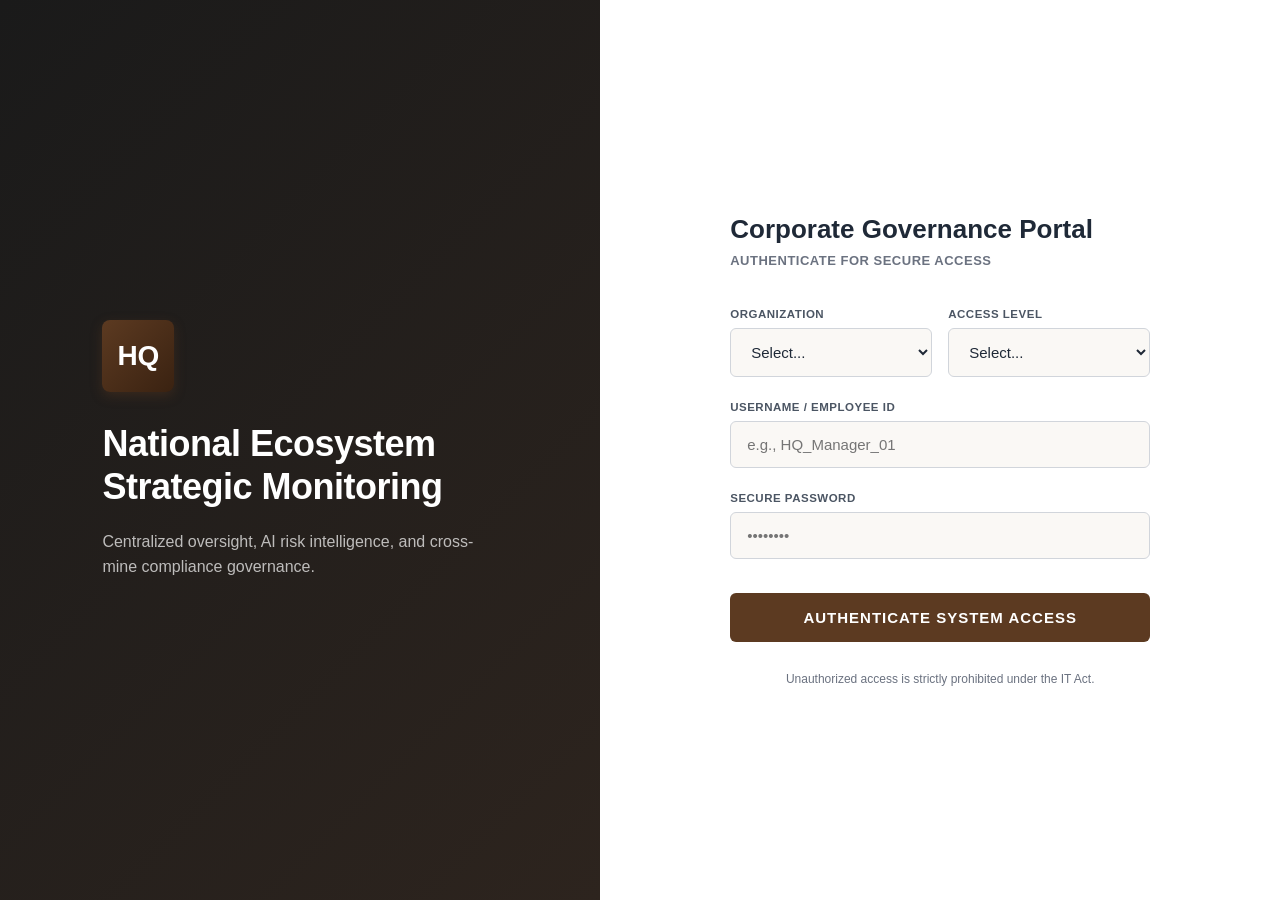
<file: index.html>
<!DOCTYPE html>
<html lang="en">

<head>
    <meta charset="UTF-8">
    <meta name="viewport" content="width=device-width, initial-scale=1.0">
    <title>HQ Governance | Secure Access</title>
    <link rel="stylesheet" href="css/global.css">
    <link rel="stylesheet" href="css/hq-login.css">
</head>

<body class="hq-login-bg">
    <div class="login-wrapper">
        <!-- Left Side: High-Contrast Branding -->
        <div class="login-branding">
            <div class="hq-logo-large">HQ</div>
            <h1>National Ecosystem Strategic Monitoring</h1>
            <p>Centralized oversight, AI risk intelligence, and cross-mine compliance governance.</p>
        </div>

        <!-- Right Side: Clean Input Form -->
        <div class="login-form-container">
            <div class="login-header">
                <h2>Corporate Governance Portal</h2>
                <p>Authenticate for secure access</p>
            </div>

            <form id="hq-login-form" class="login-form">
                <div id="login-error" class="error-banner" style="display: none;"></div>

                <div class="form-row">
                    <div class="form-group">
                        <label for="org">Organization</label>
                        <select id="org" required>
                            <option value="" disabled selected>Select...</option>
                            <option value="Coal Corporation">Coal Corp (Internal)</option>
                            <option value="DGMS">DGMS (Regulatory)</option>
                            <option value="Ministry of Coal">Ministry of Coal</option>
                        </select>
                    </div>
                    <div class="form-group">
                        <label for="role">Access Level</label>
                        <select id="role" required>
                            <option value="" disabled selected>Select...</option>
                            <option value="hq">Corp Admin</option>
                            <option value="regulatory">Auditor</option>
                        </select>
                    </div>
                </div>

                <div class="form-group">
                    <label for="username">Username / Employee ID</label>
                    <input type="text" id="username" placeholder="e.g., HQ_Manager_01" required autocomplete="off">
                </div>

                <div class="form-group">
                    <label for="password">Secure Password</label>
                    <input type="password" id="password" placeholder="••••••••" required>
                </div>

                <button type="submit" class="btn-hq-auth">Authenticate System Access</button>
            </form>

            <div class="login-footer">
                <span>Unauthorized access is strictly prohibited under the IT Act.</span>
            </div>
        </div>
    </div>

    <script src="js/hq-login.js"></script>
</body>

</html>
</file>
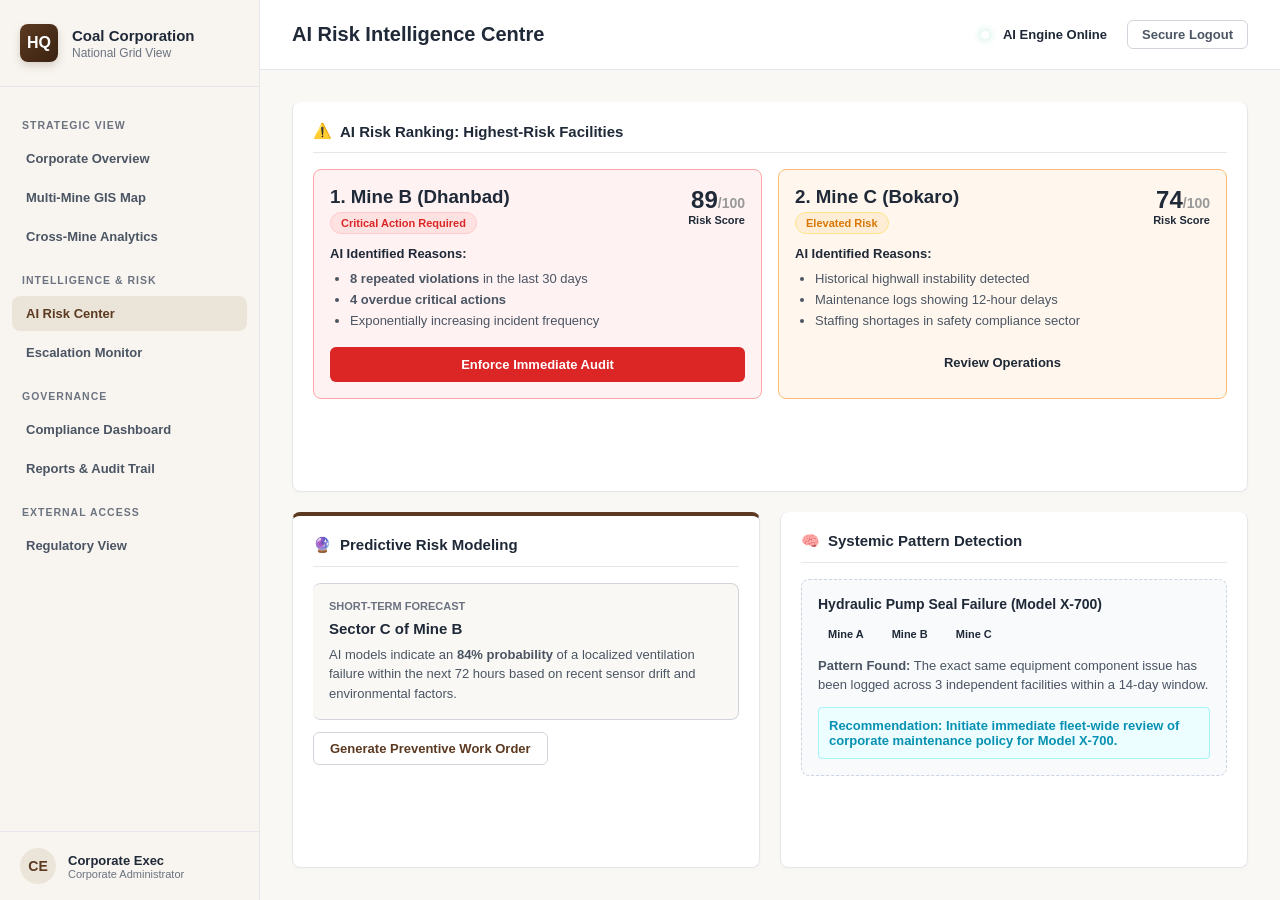
<file: ai-risk.html>
<!DOCTYPE html>
<html lang="en">

<head>
    <meta charset="UTF-8">
    <meta name="viewport" content="width=device-width, initial-scale=1.0">
    <title>HQ Command | AI Risk Intelligence</title>
    <link rel="stylesheet" href="css/global.css">
    <link rel="stylesheet" href="css/hq-dashboard.css">
</head>

<body>
    <div class="web-layout">
        <!-- Persistent Sidebar -->
        <aside class="sidebar">
            <div class="sidebar-header">
                <div class="logo">HQ</div>
                <div class="mine-info">
                    <span class="mine-name" id="display-org">Loading...</span>
                    <span class="mine-id">National Grid View</span>
                </div>
            </div>
            <nav class="sidebar-nav"></nav>
            <div class="sidebar-profile">
                <div class="profile-avatar" id="hq-avatar">HQ</div>
                <div class="profile-details">
                    <span class="profile-name" id="user-name">User</span>
                    <span class="profile-role" id="user-title">Role</span>
                </div>
            </div>
        </aside>

        <!-- Main Content -->
        <main class="main-content">
            <header class="top-header" style="justify-content: space-between;">
                <div class="header-title">
                    <h1>AI Risk Intelligence Centre</h1>
                </div>
                <div class="header-user" style="display: flex; align-items: center; gap: 20px;">
                    <div class="system-status" style="color: var(--success-green); font-weight: 600;">
                        <span class="status-dot green" style="background-color: var(--success-green);"></span> AI Engine
                        Online
                    </div>
                    <button id="logout-btn" class="btn-filter">Secure Logout</button>
                </div>
            </header>

            <div class="content-area dashboard-panels" style="grid-template-columns: 1fr 1fr; gap: 20px;">

                <!-- TOP ROW: AI Risk Ranking (Full Width) -->
                <div class="panel" style="grid-column: span 2; border-top: 4px solid var(--critical-red);">
                    <div class="panel-header" style="display: flex; align-items: center; gap: 8px;">
                        <span>⚠️</span> AI Risk Ranking: Highest-Risk Facilities
                    </div>
                    <div style="display: flex; gap: 16px; margin-top: 16px;">

                        <!-- Rank 1 Card -->
                        <div class="ai-risk-card"
                            style="flex: 1; background: #FEF2F2; border: 1px solid #FCA5A5; padding: 16px; border-radius: 8px;">
                            <div
                                style="display: flex; justify-content: space-between; align-items: flex-start; margin-bottom: 12px;">
                                <div>
                                    <h3 style="color: var(--critical-red); margin: 0 0 4px 0;">1. Mine B (Dhanbad)</h3>
                                    <span class="badge badge-critical">Critical Action Required</span>
                                </div>
                                <div style="text-align: right;">
                                    <div style="font-size: 24px; font-weight: 800; color: var(--critical-red);">89<span
                                            style="font-size: 14px; color: #999;">/100</span></div>
                                    <div style="font-size: 11px; color: var(--critical-red); font-weight: 600;">Risk
                                        Score</div>
                                </div>
                            </div>
                            <div
                                style="font-size: 13px; color: var(--text-primary); font-weight: 600; margin-bottom: 8px;">
                                AI Identified Reasons:</div>
                            <ul
                                style="font-size: 13px; color: var(--text-secondary); padding-left: 20px; margin: 0; line-height: 1.6;">
                                <li><strong>8 repeated violations</strong> in the last 30 days</li>
                                <li><strong>4 overdue critical actions</strong></li>
                                <li>Exponentially increasing incident frequency</li>
                            </ul>
                            <button class="btn-action"
                                style="width: 100%; margin-top: 16px; background: var(--critical-red);">Enforce
                                Immediate Audit</button>
                        </div>

                        <!-- Rank 2 Card -->
                        <div class="ai-risk-card"
                            style="flex: 1; background: #FFF7ED; border: 1px solid #FDBA74; padding: 16px; border-radius: 8px;">
                            <div
                                style="display: flex; justify-content: space-between; align-items: flex-start; margin-bottom: 12px;">
                                <div>
                                    <h3 style="color: var(--warning-orange); margin: 0 0 4px 0;">2. Mine C (Bokaro)</h3>
                                    <span class="badge badge-warning">Elevated Risk</span>
                                </div>
                                <div style="text-align: right;">
                                    <div style="font-size: 24px; font-weight: 800; color: var(--warning-orange);">
                                        74<span style="font-size: 14px; color: #999;">/100</span></div>
                                    <div style="font-size: 11px; color: var(--warning-orange); font-weight: 600;">Risk
                                        Score</div>
                                </div>
                            </div>
                            <div
                                style="font-size: 13px; color: var(--text-primary); font-weight: 600; margin-bottom: 8px;">
                                AI Identified Reasons:</div>
                            <ul
                                style="font-size: 13px; color: var(--text-secondary); padding-left: 20px; margin: 0; line-height: 1.6;">
                                <li>Historical highwall instability detected</li>
                                <li>Maintenance logs showing 12-hour delays</li>
                                <li>Staffing shortages in safety compliance sector</li>
                            </ul>
                            <button class="btn-text"
                                style="width: 100%; margin-top: 16px; border: 1px solid var(--warning-orange); color: var(--warning-orange);">Review
                                Operations</button>
                        </div>

                    </div>
                </div>

                <!-- BOTTOM LEFT: Risk Prediction -->
                <div class="panel" style="border-top: 4px solid var(--brand-brown);">
                    <div class="panel-header" style="display: flex; align-items: center; gap: 8px;">
                        <span>🔮</span> Predictive Risk Modeling
                    </div>
                    <div style="margin-top: 16px; display: flex; flex-direction: column; gap: 12px;">
                        <div
                            style="padding: 16px; background: var(--bg-page); border: 1px solid var(--border-medium); border-radius: 8px; border-left: 4px solid var(--critical-red);">
                            <div
                                style="font-size: 11px; font-weight: 700; color: var(--text-muted); text-transform: uppercase;">
                                Short-Term Forecast</div>
                            <h4 style="margin: 8px 0; font-size: 15px; color: var(--text-primary);">Sector C of Mine B
                            </h4>
                            <p style="font-size: 13px; color: var(--text-secondary); line-height: 1.5; margin: 0;">
                                AI models indicate an <strong>84% probability</strong> of a localized ventilation
                                failure within the next 72 hours based on recent sensor drift and environmental factors.
                            </p>
                        </div>
                        <button class="btn-text" style="align-self: flex-start;">Generate Preventive Work Order</button>
                    </div>
                </div>

                <!-- BOTTOM RIGHT: Recurring Failure Detection -->
                <div class="panel" style="border-top: 4px solid var(--warning-orange);">
                    <div class="panel-header" style="display: flex; align-items: center; gap: 8px;">
                        <span>🧠</span> Systemic Pattern Detection
                    </div>
                    <div style="margin-top: 16px;">
                        <div
                            style="padding: 16px; background: #F8FAFC; border: 1px dashed #CBD5E1; border-radius: 8px;">
                            <h4 style="margin: 0 0 12px 0; font-size: 14px; color: var(--text-primary);">Hydraulic Pump
                                Seal Failure (Model X-700)</h4>
                            <div style="display: flex; gap: 8px; margin-bottom: 12px;">
                                <span class="badge badge-normal">Mine A</span>
                                <span class="badge badge-normal">Mine B</span>
                                <span class="badge badge-normal">Mine C</span>
                            </div>
                            <p
                                style="font-size: 13px; color: var(--text-secondary); line-height: 1.5; margin: 0 0 12px 0;">
                                <strong>Pattern Found:</strong> The exact same equipment component issue has been logged
                                across 3 independent facilities within a 14-day window.
                            </p>
                            <div
                                style="padding: 10px; background: #ECFEFF; border: 1px solid #A5F3FC; border-radius: 4px; color: #0891B2; font-size: 13px; font-weight: 600;">
                                Recommendation: Initiate immediate fleet-wide review of corporate maintenance policy for
                                Model X-700.
                            </div>
                        </div>
                    </div>
                </div>

            </div>
        </main>
    </div>
    <script src="js/hq.js"></script>
</body>

</html>
</file>
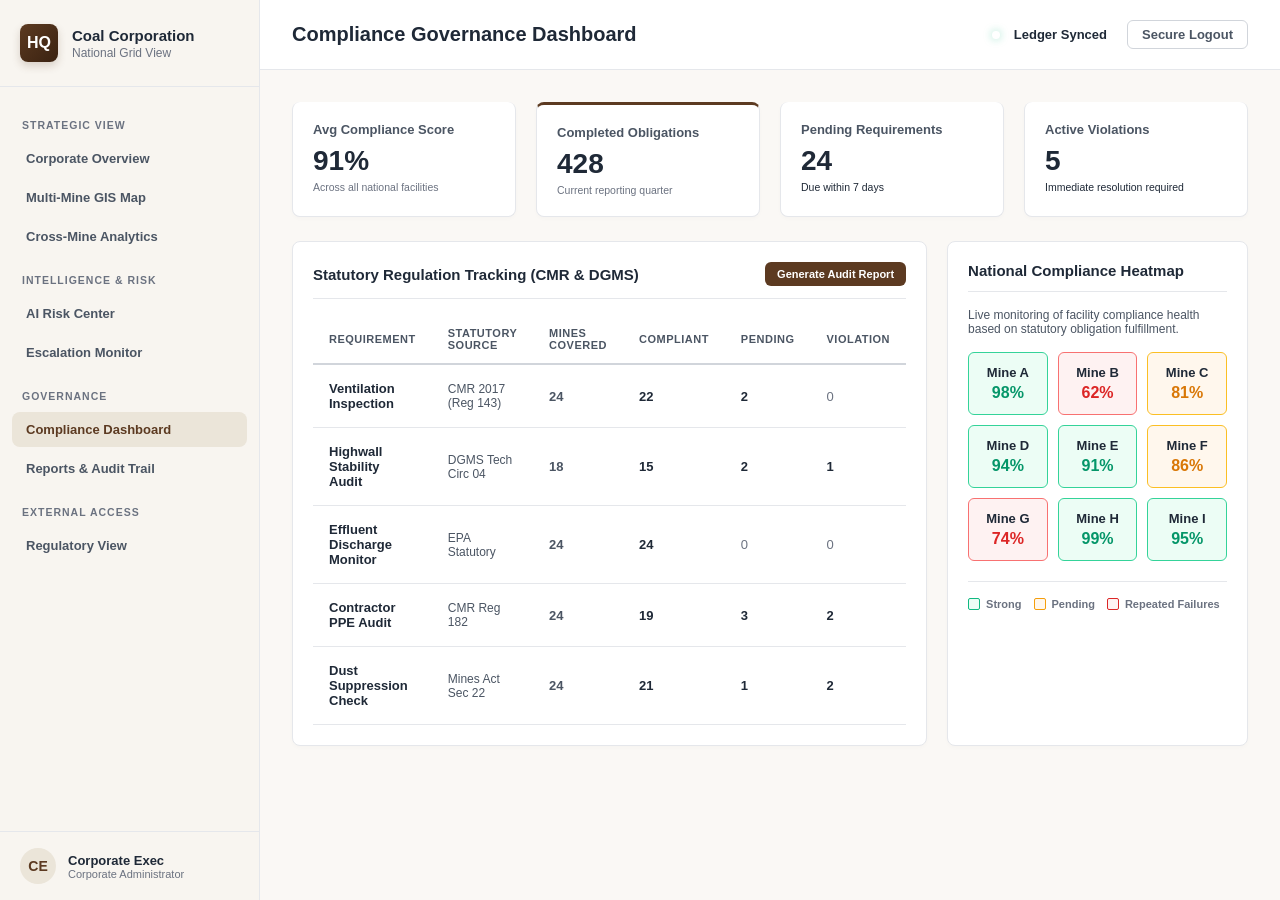
<file: compliance-gov.html>
<!DOCTYPE html>
<html lang="en">

<head>
    <meta charset="UTF-8">
    <meta name="viewport" content="width=device-width, initial-scale=1.0">
    <title>HQ Command | Compliance Governance</title>
    <link rel="stylesheet" href="css/global.css">
    <link rel="stylesheet" href="css/hq-dashboard.css">
</head>

<body>
    <div class="web-layout">
        <!-- Persistent Sidebar -->
        <aside class="sidebar">
            <div class="sidebar-header">
                <div class="logo">HQ</div>
                <div class="mine-info">
                    <span class="mine-name" id="display-org">Loading...</span>
                    <span class="mine-id">National Grid View</span>
                </div>
            </div>
            <nav class="sidebar-nav"></nav>
            <div class="sidebar-profile">
                <div class="profile-avatar" id="hq-avatar">HQ</div>
                <div class="profile-details">
                    <span class="profile-name" id="user-name">User</span>
                    <span class="profile-role" id="user-title">Role</span>
                </div>
            </div>
        </aside>

        <!-- Main Content Area -->
        <main class="main-content">
            <header class="top-header" style="justify-content: space-between;">
                <div class="header-title">
                    <h1>Compliance Governance Dashboard</h1>
                </div>
                <div class="header-user" style="display: flex; align-items: center; gap: 20px;">
                    <div class="system-status" style="color: var(--success-green); font-weight: 600;">
                        <span class="status-dot green" style="background-color: var(--success-green);"></span> Ledger
                        Synced
                    </div>
                    <button id="logout-btn" class="btn-filter">Secure Logout</button>
                </div>
            </header>

            <div class="content-area">
                <!-- Compliance KPIs -->
                <div class="kpi-grid" style="grid-template-columns: repeat(4, 1fr); margin-bottom: 24px;">
                    <div class="kpi-card" style="border-top: 3px solid var(--success-green);">
                        <div class="kpi-title">Avg Compliance Score</div>
                        <div class="kpi-value" style="color: var(--success-green);">91%</div>
                        <div style="font-size:10.5px; color:var(--text-muted); margin-top:4px;">Across all national
                            facilities</div>
                    </div>
                    <div class="kpi-card" style="border-top: 3px solid var(--brand-brown);">
                        <div class="kpi-title">Completed Obligations</div>
                        <div class="kpi-value">428</div>
                        <div style="font-size:10.5px; color:var(--text-muted); margin-top:4px;">Current reporting
                            quarter</div>
                    </div>
                    <div class="kpi-card" style="border-top: 3px solid var(--warning-orange);">
                        <div class="kpi-title">Pending Requirements</div>
                        <div class="kpi-value">24</div>
                        <div style="font-size:10.5px; color:var(--warning-orange); margin-top:4px;">Due within 7 days
                        </div>
                    </div>
                    <div class="kpi-card" style="border-top: 3px solid var(--critical-red);">
                        <div class="kpi-title">Active Violations</div>
                        <div class="kpi-value" style="color: var(--critical-red);">5</div>
                        <div style="font-size:10.5px; color:var(--critical-red); margin-top:4px;">Immediate resolution
                            required</div>
                    </div>
                </div>

                <div style="display: grid; grid-template-columns: 2fr 1fr; gap: 20px;">

                    <!-- Regulation Tracking Ledger -->
                    <div class="panel">
                        <div class="panel-header"
                            style="display: flex; justify-content: space-between; align-items: center;">
                            <span>Statutory Regulation Tracking (CMR & DGMS)</span>
                            <button class="btn-action" style="padding: 6px 12px; font-size: 11px;">Generate Audit
                                Report</button>
                        </div>
                        <table class="data-table" style="margin-top: 12px;">
                            <thead>
                                <tr>
                                    <th>Requirement</th>
                                    <th>Statutory Source</th>
                                    <th>Mines Covered</th>
                                    <th>Compliant</th>
                                    <th>Pending</th>
                                    <th>Violation</th>
                                </tr>
                            </thead>
                            <tbody id="gov-reg-tbody">
                                <!-- JS injected -->
                            </tbody>
                        </table>
                    </div>

                    <!-- Compliance Heatmap -->
                    <div class="panel">
                        <div class="panel-header">National Compliance Heatmap</div>
                        <p style="font-size: 12px; color: var(--text-secondary); margin: 8px 0 16px 0;">
                            Live monitoring of facility compliance health based on statutory obligation fulfillment.
                        </p>

                        <div id="heatmap-grid" class="heatmap-container">
                            <!-- JS injected -->
                        </div>

                        <div
                            style="display: flex; gap: 12px; margin-top: 20px; font-size: 11px; font-weight: 600; color: var(--text-muted); padding-top: 16px; border-top: 1px solid var(--border-light);">
                            <div style="display: flex; align-items: center; gap: 6px;">
                                <div
                                    style="width: 12px; height: 12px; background: #ECFDF5; border: 1px solid #10B981; border-radius: 2px;">
                                </div> Strong
                            </div>
                            <div style="display: flex; align-items: center; gap: 6px;">
                                <div
                                    style="width: 12px; height: 12px; background: #FFF7ED; border: 1px solid #F59E0B; border-radius: 2px;">
                                </div> Pending
                            </div>
                            <div style="display: flex; align-items: center; gap: 6px;">
                                <div
                                    style="width: 12px; height: 12px; background: #FEF2F2; border: 1px solid #DC2626; border-radius: 2px;">
                                </div> Repeated Failures
                            </div>
                        </div>
                    </div>

                </div>
            </div>
        </main>
    </div>

    <script src="js/hq.js"></script>
    <script src="js/compliance-gov.js"></script>
</body>

</html>
</file>
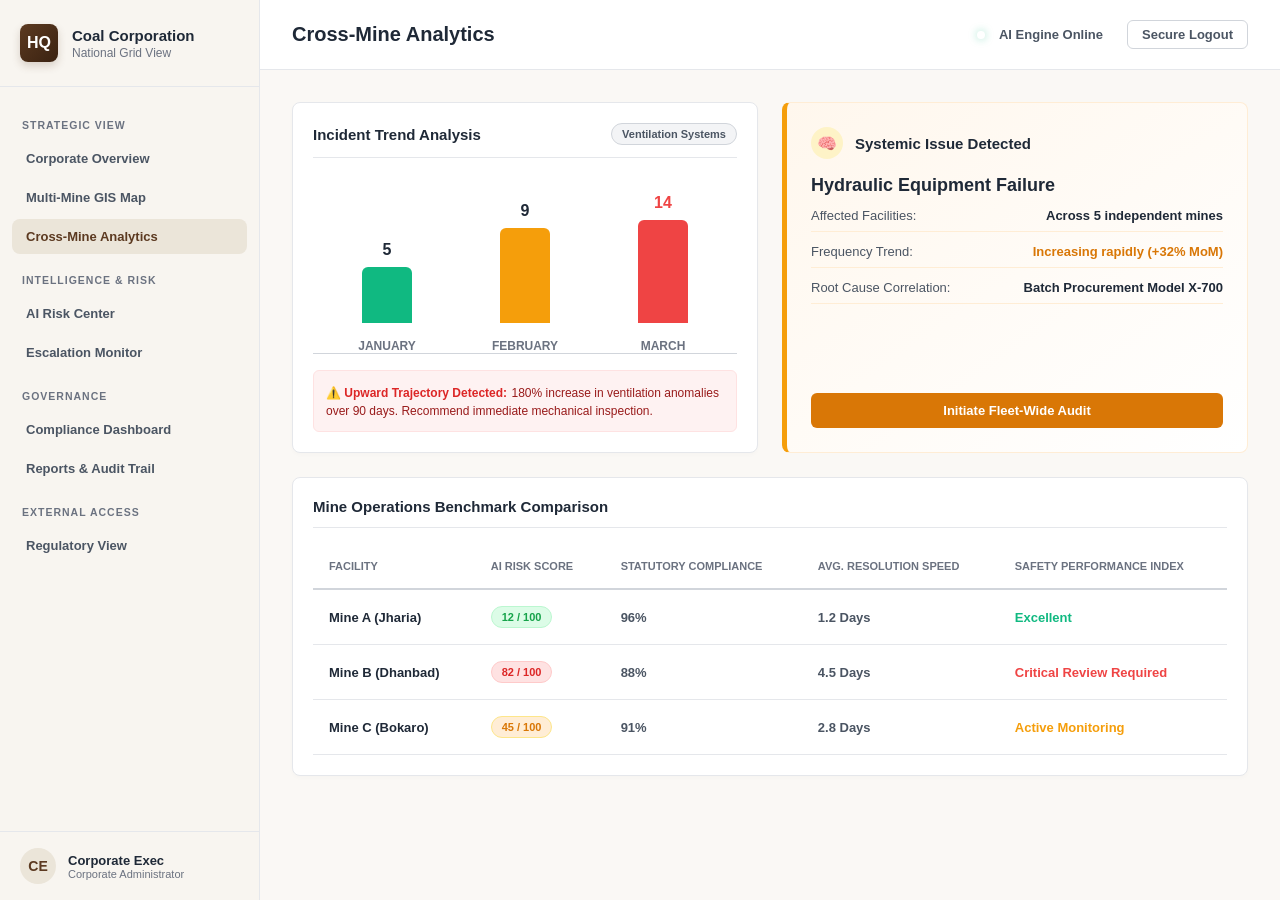
<file: cross-mine.html>
<!DOCTYPE html>
<html lang="en">

<head>
    <meta charset="UTF-8">
    <meta name="viewport" content="width=device-width, initial-scale=1.0">
    <title>Cross-Mine Analytics - CMG</title>

    <link rel="stylesheet" href="css/global.css">
    <link rel="stylesheet" href="css/hq-dashboard.css">

    <style>
        /* Custom Analytics Styles embedded to prevent altering your main CSS */
        .analytics-grid {
            display: grid;
            grid-template-columns: 1fr 1fr;
            gap: 24px;
            margin-bottom: 24px;
        }

        /* Bar Chart Styles */
        .chart-container {
            display: flex;
            align-items: flex-end;
            height: 180px;
            gap: 30px;
            padding: 20px 20px 0 20px;
            border-bottom: 1px solid var(--border-medium);
            margin-top: 10px;
        }

        .bar-group {
            display: flex;
            flex-direction: column;
            align-items: center;
            flex: 1;
            gap: 8px;
        }

        .bar-value {
            font-size: 16px;
            font-weight: 800;
            color: var(--text-primary);
        }

        .bar-fill {
            width: 50px;
            border-radius: 6px 6px 0 0;
            transition: height 0.5s ease;
        }

        .bar-label {
            font-size: 12px;
            font-weight: 700;
            color: var(--text-muted);
            text-transform: uppercase;
            margin-top: 8px;
        }

        /* AI Insight Card */
        .ai-insight {
            background: linear-gradient(145deg, #FFF7ED, #FFFFFF);
            border: 1px solid #FFEDD5;
            border-left: 5px solid #F59E0B;
            padding: 24px;
            border-radius: var(--radius-md);
            height: 100%;
            display: flex;
            flex-direction: column;
        }

        .ai-header {
            display: flex;
            align-items: center;
            gap: 12px;
            margin-bottom: 16px;
        }

        .ai-icon {
            width: 32px;
            height: 32px;
            background: #FEF3C7;
            color: #D97706;
            border-radius: 50%;
            display: flex;
            align-items: center;
            justify-content: center;
            font-size: 16px;
        }

        .ai-title {
            font-size: 15px;
            font-weight: 700;
            color: var(--text-primary);
            margin: 0;
        }

        /* Comparison Table */
        .compare-table {
            width: 100%;
            border-collapse: collapse;
        }

        .compare-table th {
            text-align: left;
            padding: 16px;
            font-size: 11px;
            text-transform: uppercase;
            color: var(--text-muted);
            border-bottom: 2px solid var(--border-medium);
        }

        .compare-table td {
            padding: 16px;
            font-size: 13px;
            font-weight: 600;
            color: var(--text-secondary);
            border-bottom: 1px solid var(--border-light);
        }

        .compare-table tr:hover {
            background-color: rgba(0, 0, 0, 0.01);
        }
    </style>
</head>

<body>
    <div class="web-layout">
        <!-- Persistent HQ Sidebar -->
        <aside class="sidebar">
            <div class="sidebar-header">
                <div class="logo">HQ</div>
                <div class="mine-info">
                    <span class="mine-name">Coal Corporation</span>
                    <span class="mine-id">National Grid View</span>
                </div>
            </div>

            <nav class="sidebar-nav">
                <div class="nav-section-title">STRATEGIC VIEW</div>
                <a href="index.html" class="nav-item">Corporate Overview</a>
                <a href="gis-map.html" class="nav-item">Multi-Mine GIS Map</a>
                <a href="cross-mine.html" class="nav-item active">Cross-Mine Analytics</a>

                <div class="nav-section-title">INTELLIGENCE & RISK</div>
                <a href="#" class="nav-item">AI Risk Center</a>
                <a href="#" class="nav-item">Escalation Monitor</a>

                <div class="nav-section-title">GOVERNANCE</div>
                <a href="#" class="nav-item">Compliance Dashboard</a>
                <a href="#" class="nav-item">Reports & Audit Trail</a>
            </nav>

            <div class="sidebar-profile">
                <div class="profile-avatar" id="hq-avatar">CE</div>
                <div class="profile-details">
                    <span class="profile-name" id="user-name">User</span>
                    <span class="profile-role" id="user-title">Role</span>
                </div>
            </div>
        </aside>

        <!-- Main Content Area -->
        <main class="main-content">
            <header class="top-header">
                <div class="header-title">
                    <h1>Cross-Mine Analytics</h1>
                </div>
                <div class="header-user">
                    <div class="system-status">
                        <span class="status-dot green"></span> AI Engine Online
                    </div>
                    <button id="logout-btn" class="btn-logout">Secure Logout</button>
                </div>
            </header>

            <div class="content-area">

                <div class="analytics-grid">
                    <!-- Panel 1: Incident Trends -->
                    <div class="panel">
                        <div class="panel-header"
                            style="display: flex; justify-content: space-between; align-items: center;">
                            Incident Trend Analysis
                            <span class="badge"
                                style="background: #F3F4F6; color: #4B5563; border: 1px solid #D1D5DB;">Ventilation
                                Systems</span>
                        </div>

                        <div class="chart-container">
                            <div class="bar-group">
                                <span class="bar-value">5</span>
                                <div class="bar-fill" style="height: 35%; background-color: #10B981;"></div>
                                <span class="bar-label">January</span>
                            </div>
                            <div class="bar-group">
                                <span class="bar-value">9</span>
                                <div class="bar-fill" style="height: 60%; background-color: #F59E0B;"></div>
                                <span class="bar-label">February</span>
                            </div>
                            <div class="bar-group">
                                <span class="bar-value" style="color: #EF4444;">14</span>
                                <div class="bar-fill" style="height: 90%; background-color: #EF4444;"></div>
                                <span class="bar-label">March</span>
                            </div>
                        </div>

                        <div
                            style="margin-top: 16px; padding: 12px; background: #FEF2F2; border-radius: 6px; border: 1px solid #FEE2E2;">
                            <span style="color: #DC2626; font-size: 12px; font-weight: 700;">⚠️ Upward Trajectory
                                Detected:</span>
                            <span style="color: #991B1B; font-size: 12px;"> 180% increase in ventilation anomalies over
                                90 days. Recommend immediate mechanical inspection.</span>
                        </div>
                    </div>

                    <!-- Panel 2: AI Common Issue Detection -->
                    <div class="ai-insight">
                        <div class="ai-header">
                            <div class="ai-icon">🧠</div>
                            <h2 class="ai-title">Systemic Issue Detected</h2>
                        </div>

                        <div style="flex: 1;">
                            <div
                                style="font-size: 18px; font-weight: 800; color: var(--text-primary); margin-bottom: 12px;">
                                Hydraulic Equipment Failure
                            </div>

                            <div
                                style="display: flex; flex-direction: column; gap: 12px; font-size: 13px; color: var(--text-secondary);">
                                <div
                                    style="display: flex; justify-content: space-between; border-bottom: 1px solid #FFEDD5; padding-bottom: 8px;">
                                    <span>Affected Facilities:</span>
                                    <span style="font-weight: 700; color: var(--text-primary);">Across 5 independent
                                        mines</span>
                                </div>
                                <div
                                    style="display: flex; justify-content: space-between; border-bottom: 1px solid #FFEDD5; padding-bottom: 8px;">
                                    <span>Frequency Trend:</span>
                                    <span style="font-weight: 700; color: #D97706;">Increasing rapidly (+32% MoM)</span>
                                </div>
                                <div
                                    style="display: flex; justify-content: space-between; border-bottom: 1px solid #FFEDD5; padding-bottom: 8px;">
                                    <span>Root Cause Correlation:</span>
                                    <span style="font-weight: 700; color: var(--text-primary);">Batch Procurement Model
                                        X-700</span>
                                </div>
                            </div>
                        </div>

                        <button class="btn-action"
                            style="width: 100%; margin-top: 20px; background-color: #D97706;">Initiate Fleet-Wide
                            Audit</button>
                    </div>
                </div>

                <!-- Panel 3: Mine Comparison -->
                <div class="panel span-full">
                    <div class="panel-header">Mine Operations Benchmark Comparison</div>
                    <table class="compare-table">
                        <thead>
                            <tr>
                                <th>Facility</th>
                                <th>AI Risk Score</th>
                                <th>Statutory Compliance</th>
                                <th>Avg. Resolution Speed</th>
                                <th>Safety Performance Index</th>
                            </tr>
                        </thead>
                        <tbody>
                            <tr>
                                <td style="color: var(--text-primary);">Mine A (Jharia)</td>
                                <td><span class="badge badge-success">12 / 100</span></td>
                                <td>96%</td>
                                <td>1.2 Days</td>
                                <td><span style="color: #10B981;">Excellent</span></td>
                            </tr>
                            <tr>
                                <td style="color: var(--text-primary);">Mine B (Dhanbad)</td>
                                <td><span class="badge badge-critical">82 / 100</span></td>
                                <td>88%</td>
                                <td>4.5 Days</td>
                                <td><span style="color: #EF4444; font-weight: 700;">Critical Review Required</span></td>
                            </tr>
                            <tr>
                                <td style="color: var(--text-primary);">Mine C (Bokaro)</td>
                                <td><span class="badge badge-warning">45 / 100</span></td>
                                <td>91%</td>
                                <td>2.8 Days</td>
                                <td><span style="color: #F59E0B;">Active Monitoring</span></td>
                            </tr>
                        </tbody>
                    </table>
                </div>

            </div>
        </main>
    </div>

    <script src="js/hq.js"></script>
</body>

</html>
</file>
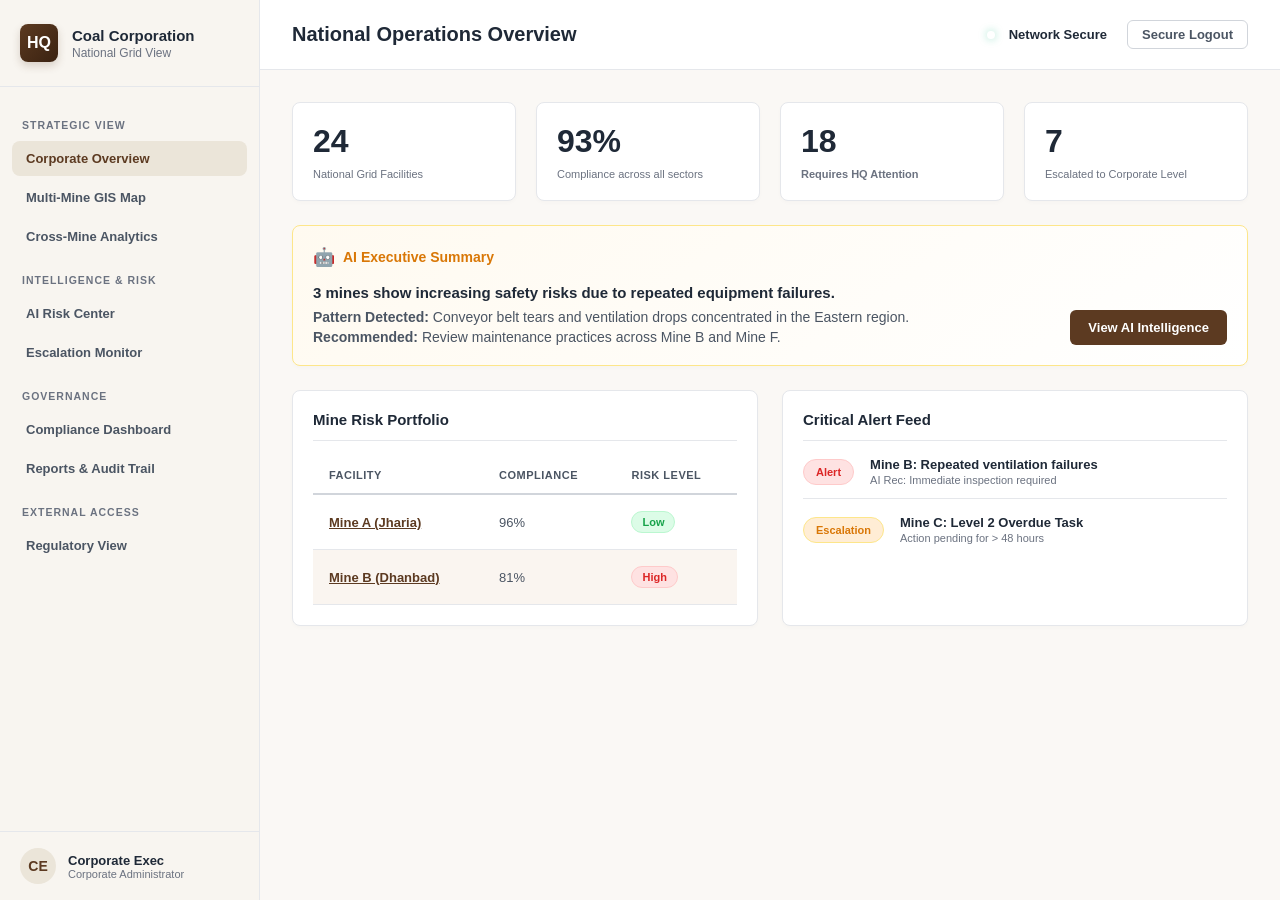
<file: dashboard.html>
<!DOCTYPE html>
<html lang="en">

<head>
    <meta charset="UTF-8">
    <meta name="viewport" content="width=device-width, initial-scale=1.0">
    <title>HQ Command | Corporate Overview</title>
    <link rel="stylesheet" href="css/global.css">
    <link rel="stylesheet" href="css/hq-dashboard.css">
</head>

<body>
    <div class="web-layout">
        <!-- Persistent Sidebar -->
        <aside class="sidebar">
            <div class="sidebar-header">
                <div class="logo">HQ</div>
                <div class="mine-info">
                    <span class="mine-name">Coal Corporation</span>
                    <span class="mine-id">National Grid View</span>
                </div>
            </div>
            <nav class="sidebar-nav">
                <div class="nav-section-title">STRATEGIC VIEW</div>
                <a href="dashboard.html" class="nav-item active">Corporate Overview</a>
                <a href="gis-map.html" class="nav-item">Multi-Mine GIS Map</a>
                <a href="cross-mine.html" class="nav-item">Cross-Mine Analytics</a>

                <div class="nav-section-title">INTELLIGENCE & RISK</div>
                <a href="#" class="nav-item">AI Risk Center</a>
                <a href="#" class="nav-item">Escalation Monitor</a>

                <div class="nav-section-title">GOVERNANCE</div>
                <a href="#" class="nav-item">Compliance Dashboard</a>
                <a href="reports.html" class="nav-item">Reports & Audit Trail</a>
            </nav>
            <div class="sidebar-profile">
                <div class="profile-avatar">CE</div>
                <div class="profile-details">
                    <span class="profile-name">Corporate Exec</span>
                    <span class="profile-role">Corporate Administrator</span>
                </div>
            </div>
        </aside>

        <!-- Main Content Area -->
        <main class="main-content">
            <header class="top-header" style="justify-content: space-between;">
                <div class="header-title">
                    <h1>National Operations Overview</h1>
                </div>
                <div class="header-user" style="display: flex; align-items: center; gap: 20px;">
                    <div class="system-status" style="color: var(--success-green); font-weight: 600;">
                        <span class="status-dot green" style="background-color: var(--success-green);"></span> Network
                        Secure
                    </div>
                    <button id="logout-btn" class="btn-logout">Secure Logout</button>
                </div>
            </header>

            <div class="content-area">
                <!-- KPI Grid -->
                <div class="kpi-grid" style="grid-template-columns: repeat(4, 1fr); margin-bottom: 24px;">
                    <div class="kpi-card">
                        <div class="kpi-value" style="font-size: 32px; color: var(--text-primary);">24</div>
                        <div style="font-size:11px; color:var(--text-muted); margin-top:8px;">National Grid Facilities
                        </div>
                    </div>
                    <div class="kpi-card">
                        <div class="kpi-value" style="font-size: 32px; color: var(--text-primary);">93%</div>
                        <div style="font-size:11px; color:var(--text-muted); margin-top:8px;">Compliance across all
                            sectors</div>
                    </div>
                    <div class="kpi-card">
                        <div class="kpi-value" style="font-size: 32px; color: var(--text-primary);">18</div>
                        <div style="font-size:11px; color:var(--text-muted); margin-top:8px; font-weight: 700;">Requires
                            HQ Attention</div>
                    </div>
                    <div class="kpi-card">
                        <div class="kpi-value" style="font-size: 32px; color: var(--text-primary);">7</div>
                        <div style="font-size:11px; color:var(--text-muted); margin-top:8px;">Escalated to Corporate
                            Level</div>
                    </div>
                </div>

                <!-- AI Executive Summary -->
                <div class="panel"
                    style="background: linear-gradient(145deg, #FFFAF0, #FFFFFF); border: 1px solid #FDE68A; margin-bottom: 24px;">
                    <div style="display: flex; align-items: center; gap: 8px; margin-bottom: 16px;">
                        <span style="font-size: 18px;">🤖</span>
                        <h3 style="color: #D97706; font-size: 14px; margin: 0;">AI Executive Summary</h3>
                    </div>
                    <p style="font-size: 15px; font-weight: 700; color: var(--text-primary); margin-bottom: 8px;">3
                        mines show increasing safety risks due to repeated equipment failures.</p>
                    <div style="display: flex; justify-content: space-between; align-items: flex-end;">
                        <div>
                            <p style="font-size: 14px; color: var(--text-secondary); margin-bottom: 4px;">
                                <strong>Pattern Detected:</strong> Conveyor belt tears and ventilation drops
                                concentrated in the Eastern region.</p>
                            <p style="font-size: 14px; color: var(--text-secondary); margin: 0;">
                                <strong>Recommended:</strong> Review maintenance practices across Mine B and Mine F.</p>
                        </div>
                        <button id="btn-view-ai" class="btn-action" style="background-color: var(--brand-brown);">View
                            AI Intelligence</button>
                    </div>
                </div>

                <!-- Bottom Grid -->
                <div style="display: grid; grid-template-columns: 1fr 1fr; gap: 24px;">
                    <!-- Mine Risk Portfolio -->
                    <div class="panel">
                        <div class="panel-header">Mine Risk Portfolio</div>
                        <table class="data-table" style="margin-top: 10px;">
                            <thead>
                                <tr>
                                    <th>Facility</th>
                                    <th>Compliance</th>
                                    <th>Risk Level</th>
                                </tr>
                            </thead>
                            <tbody>
                                <tr>
                                    <td><a href="#" class="mine-link" data-target="Mine A"
                                            style="font-weight: 700; color: var(--brand-brown); text-decoration: underline;">Mine
                                            A (Jharia)</a></td>
                                    <td>96%</td>
                                    <td><span class="badge badge-success">Low</span></td>
                                </tr>
                                <tr style="background-color: #FAF5F0;">
                                    <td><a href="#" class="mine-link" data-target="Mine B"
                                            style="font-weight: 700; color: var(--brand-brown); text-decoration: underline;">Mine
                                            B (Dhanbad)</a></td>
                                    <td>81%</td>
                                    <td><span class="badge badge-critical">High</span></td>
                                </tr>
                            </tbody>
                        </table>
                    </div>

                    <!-- Critical Alert Feed -->
                    <div class="panel">
                        <div class="panel-header">Critical Alert Feed</div>
                        <div style="display: flex; flex-direction: column; gap: 16px; margin-top: 16px;">
                            <div
                                style="display: flex; gap: 16px; align-items: center; border-bottom: 1px solid var(--border-light); padding-bottom: 12px;">
                                <span class="badge badge-critical" style="padding: 6px 12px;">Alert</span>
                                <div>
                                    <div style="font-size: 13px; font-weight: 700; color: var(--text-primary);">Mine B:
                                        Repeated ventilation failures</div>
                                    <div style="font-size: 11px; color: var(--text-muted); margin-top: 2px;">AI Rec:
                                        Immediate inspection required</div>
                                </div>
                            </div>
                            <div style="display: flex; gap: 16px; align-items: center;">
                                <span class="badge badge-warning" style="padding: 6px 12px;">Escalation</span>
                                <div>
                                    <div style="font-size: 13px; font-weight: 700; color: var(--text-primary);">Mine C:
                                        Level 2 Overdue Task</div>
                                    <div style="font-size: 11px; color: var(--text-muted); margin-top: 2px;">Action
                                        pending for > 48 hours</div>
                                </div>
                            </div>
                        </div>
                    </div>
                </div>
            </div>
        </main>
    </div>
    <script src="js/hq.js"></script>
</body>

</html>
</file>
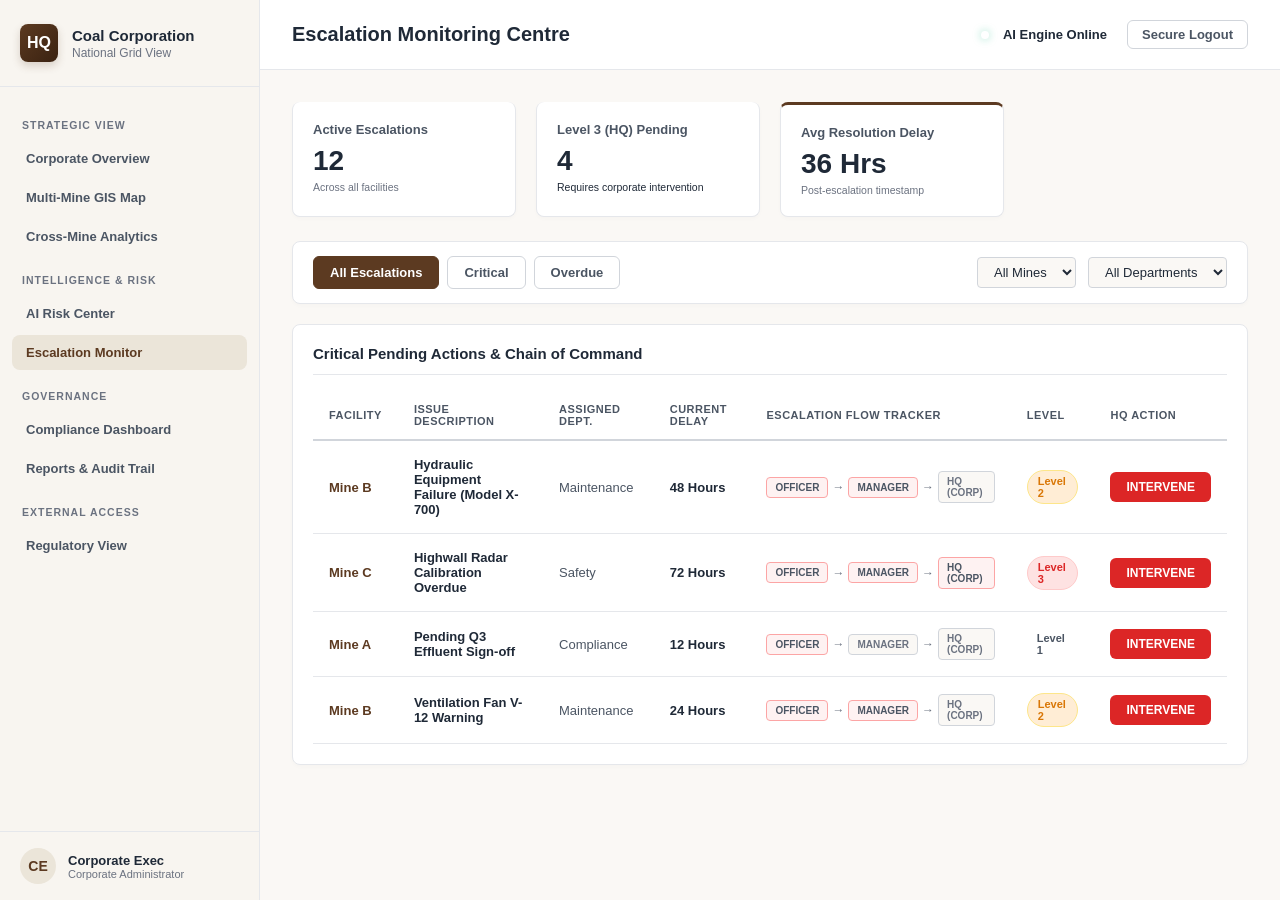
<file: escalation.html>
<!DOCTYPE html>
<html lang="en">

<head>
    <meta charset="UTF-8">
    <meta name="viewport" content="width=device-width, initial-scale=1.0">
    <title>HQ Command | Escalation Monitor</title>
    <link rel="stylesheet" href="css/global.css">
    <link rel="stylesheet" href="css/hq-dashboard.css">
</head>

<body>
    <div class="web-layout">
        <!-- Persistent Sidebar -->
        <aside class="sidebar">
            <div class="sidebar-header">
                <div class="logo">HQ</div>
                <div class="mine-info">
                    <span class="mine-name" id="display-org">Loading...</span>
                    <span class="mine-id">National Grid View</span>
                </div>
            </div>
            <nav class="sidebar-nav"></nav>
            <div class="sidebar-profile">
                <div class="profile-avatar" id="hq-avatar">HQ</div>
                <div class="profile-details">
                    <span class="profile-name" id="user-name">User</span>
                    <span class="profile-role" id="user-title">Role</span>
                </div>
            </div>
        </aside>

        <!-- Main Content Area -->
        <main class="main-content">
            <header class="top-header" style="justify-content: space-between;">
                <div class="header-title">
                    <h1>Escalation Monitoring Centre</h1>
                </div>
                <div class="header-user" style="display: flex; align-items: center; gap: 20px;">
                    <div class="system-status" style="color: var(--success-green); font-weight: 600;">
                        <span class="status-dot green" style="background-color: var(--success-green);"></span> AI Engine
                        Online
                    </div>
                    <button id="logout-btn" class="btn-filter">Secure Logout</button>
                </div>
            </header>

            <div class="content-area">
                <!-- Escalation KPIs -->
                <div class="kpi-grid" style="grid-template-columns: repeat(4, 1fr); margin-bottom: 24px;">
                    <div class="kpi-card" style="border-top: 3px solid var(--critical-red);">
                        <div class="kpi-title">Active Escalations</div>
                        <div class="kpi-value" style="color: var(--critical-red);">12</div>
                        <div style="font-size:10.5px; color:var(--text-muted); margin-top:4px;">Across all facilities
                        </div>
                    </div>
                    <div class="kpi-card" style="border-top: 3px solid var(--warning-orange);">
                        <div class="kpi-title">Level 3 (HQ) Pending</div>
                        <div class="kpi-value" id="kpi-hq-pending">4</div>
                        <div style="font-size:10.5px; color:var(--warning-orange); margin-top:4px;">Requires corporate
                            intervention</div>
                    </div>
                    <div class="kpi-card" style="border-top: 3px solid var(--brand-brown);">
                        <div class="kpi-title">Avg Resolution Delay</div>
                        <div class="kpi-value">36 Hrs</div>
                        <div style="font-size:10.5px; color:var(--text-muted); margin-top:4px;">Post-escalation
                            timestamp</div>
                    </div>
                </div>

                <!-- Filters -->
                <div class="panel"
                    style="margin-bottom: 20px; display: flex; justify-content: space-between; align-items: center; padding: 14px 20px;">
                    <div style="display: flex; gap: 8px;" id="esc-filter-group">
                        <button class="btn-filter active" data-filter="All">All Escalations</button>
                        <button class="btn-filter" data-filter="Critical">Critical</button>
                        <button class="btn-filter" data-filter="Overdue">Overdue</button>
                    </div>
                    <div style="display: flex; gap: 12px;">
                        <select id="filter-mine"
                            style="padding: 6px 12px; border-radius: 4px; border: 1px solid var(--border-medium); background: var(--bg-page); color: var(--text-primary); font-size: 13px;">
                            <option value="All">All Mines</option>
                            <option value="Mine A">Mine A</option>
                            <option value="Mine B">Mine B</option>
                            <option value="Mine C">Mine C</option>
                        </select>
                        <select id="filter-dept"
                            style="padding: 6px 12px; border-radius: 4px; border: 1px solid var(--border-medium); background: var(--bg-page); color: var(--text-primary); font-size: 13px;">
                            <option value="All">All Departments</option>
                            <option value="Maintenance">Maintenance</option>
                            <option value="Safety">Safety</option>
                            <option value="Compliance">Compliance</option>
                        </select>
                    </div>
                </div>

                <!-- Escalation Ledger -->
                <div class="panel">
                    <div class="panel-header">Critical Pending Actions & Chain of Command</div>
                    <table class="data-table">
                        <thead>
                            <tr>
                                <th>Facility</th>
                                <th>Issue Description</th>
                                <th>Assigned Dept.</th>
                                <th>Current Delay</th>
                                <th style="min-width: 250px;">Escalation Flow Tracker</th>
                                <th>Level</th>
                                <th>HQ Action</th>
                            </tr>
                        </thead>
                        <tbody id="escalation-tbody">
                            <!-- Populated by JS -->
                        </tbody>
                    </table>
                </div>
            </div>
        </main>
    </div>

    <script src="js/hq.js"></script>
    <script src="js/escalation.js"></script>
</body>

</html>
</file>
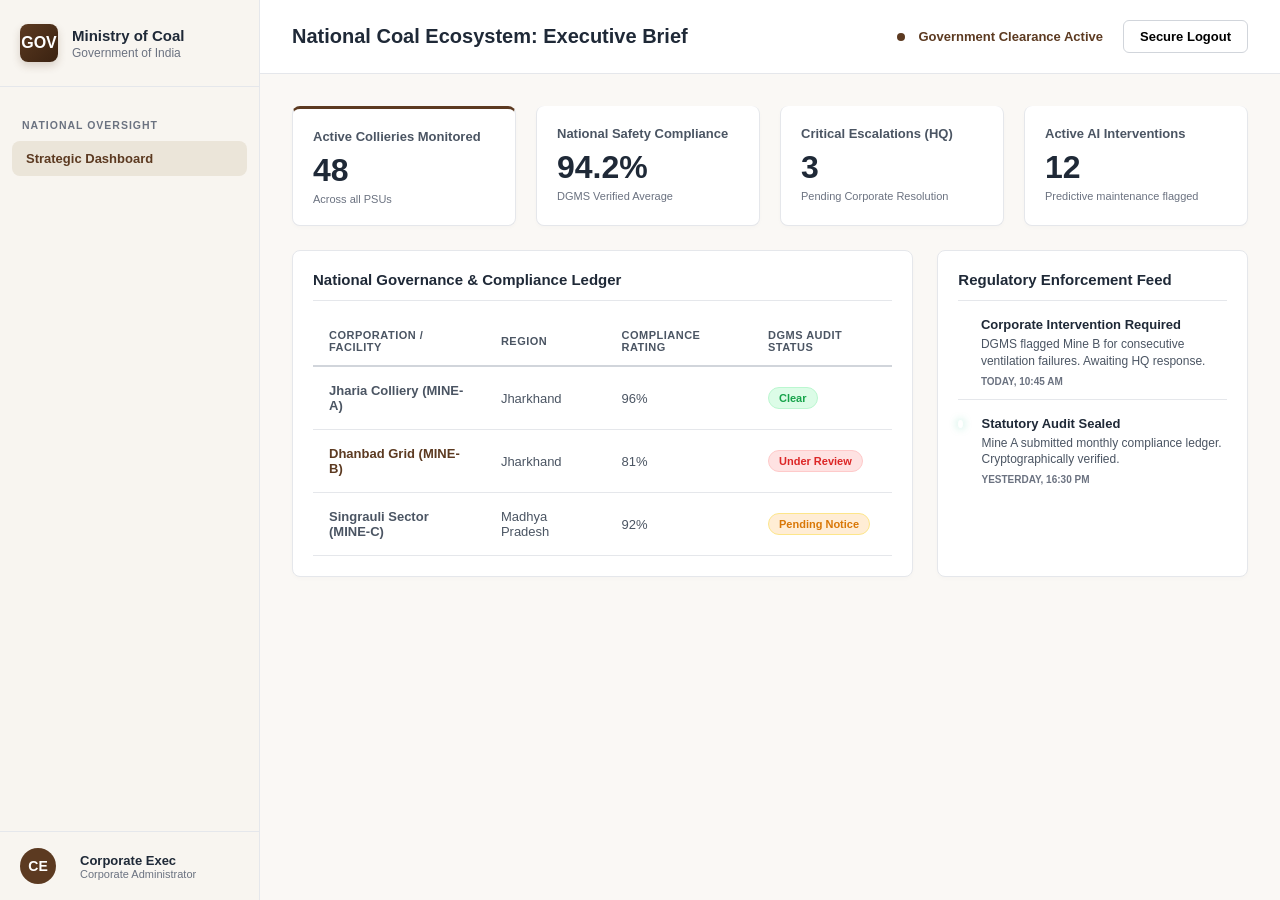
<file: ministry.html>
<!DOCTYPE html>
<html lang="en">

<head>
    <meta charset="UTF-8">
    <meta name="viewport" content="width=device-width, initial-scale=1.0">
    <title>Ministry of Coal | Strategic Oversight</title>
    <link rel="stylesheet" href="css/global.css">
    <link rel="stylesheet" href="css/hq-dashboard.css">
</head>

<body>
    <div class="web-layout">
        <!-- Persistent Sidebar -->
        <aside class="sidebar">
            <div class="sidebar-header">
                <div class="logo">GOV</div>
                <div class="mine-info">
                    <span class="mine-name">Ministry of Coal</span>
                    <span class="mine-id">Government of India</span>
                </div>
            </div>

            <nav class="sidebar-nav">
                <div class="nav-section-title">NATIONAL OVERSIGHT</div>
                <a href="#" class="nav-item active">Strategic Dashboard</a>
            </nav>

            <!-- Fixed Profile Footer -->
            <div class="sidebar-profile"
                style="display: flex; align-items: center; padding: 16px 20px; border-top: 1px solid var(--border-light); background: var(--bg-card); margin-top: auto;">
                <div id="min-avatar"
                    style="width: 36px; height: 36px; border-radius: 50%; background: var(--brand-brown); color: #ffffff; display: flex; align-items: center; justify-content: center; font-weight: 700; font-size: 14px; flex-shrink: 0;">
                    GS</div>
                <div style="display: flex; flex-direction: column; margin-left: 12px; overflow: hidden;">
                    <span id="min-name"
                        style="font-size: 13px; font-weight: 600; color: var(--text-primary); white-space: nowrap; text-overflow: ellipsis;">Gov.
                        Secretary</span>
                    <span id="min-role"
                        style="font-size: 11px; color: var(--text-muted); white-space: nowrap; text-overflow: ellipsis;">Ministry
                        Oversight</span>
                </div>
            </div>
        </aside>

        <!-- Main Content Area -->
        <main class="main-content">
            <header class="top-header" style="justify-content: space-between;">
                <div class="header-title">
                    <h1>National Coal Ecosystem: Executive Brief</h1>
                </div>
                <div class="header-user" style="display: flex; align-items: center; gap: 20px;">
                    <div class="system-status" style="color: var(--brand-brown); font-weight: 600;">
                        <span class="status-dot" style="background-color: var(--brand-brown);"></span> Government
                        Clearance Active
                    </div>
                    <!-- Fixed Logout Button -->
                    <button id="btn-ministry-logout" class="btn-logout">Secure Logout</button>
                </div>
            </header>

            <div class="content-area">
                <!-- Strategic KPI Strip -->
                <div class="kpi-grid" style="grid-template-columns: repeat(4, 1fr); margin-bottom: 24px;">
                    <div class="kpi-card" style="border-top: 3px solid var(--brand-brown);">
                        <div class="kpi-title">Active Collieries Monitored</div>
                        <div class="kpi-value" style="font-size: 32px; color: var(--text-primary);">48</div>
                        <div style="font-size:11px; color:var(--text-muted); margin-top:4px;">Across all PSUs</div>
                    </div>
                    <div class="kpi-card" style="border-top: 3px solid var(--success-green);">
                        <div class="kpi-title">National Safety Compliance</div>
                        <div class="kpi-value" style="font-size: 32px; color: var(--success-green);">94.2%</div>
                        <div style="font-size:11px; color:var(--text-muted); margin-top:4px;">DGMS Verified Average
                        </div>
                    </div>
                    <div class="kpi-card" style="border-top: 3px solid var(--critical-red);">
                        <div class="kpi-title">Critical Escalations (HQ)</div>
                        <div class="kpi-value" style="font-size: 32px; color: var(--critical-red);">3</div>
                        <div style="font-size:11px; color:var(--text-muted); margin-top:4px;">Pending Corporate
                            Resolution</div>
                    </div>
                    <div class="kpi-card" style="border-top: 3px solid var(--warning-orange);">
                        <div class="kpi-title">Active AI Interventions</div>
                        <div class="kpi-value" style="font-size: 32px; color: var(--warning-orange);">12</div>
                        <div style="font-size:11px; color:var(--text-muted); margin-top:4px;">Predictive maintenance
                            flagged</div>
                    </div>
                </div>

                <div style="display: grid; grid-template-columns: 2fr 1fr; gap: 24px;">
                    <!-- National Governance Ledger -->
                    <div class="panel">
                        <div class="panel-header">National Governance & Compliance Ledger</div>
                        <table class="data-table" style="margin-top: 14px;">
                            <thead>
                                <tr>
                                    <th>Corporation / Facility</th>
                                    <th>Region</th>
                                    <th>Compliance Rating</th>
                                    <th>DGMS Audit Status</th>
                                </tr>
                            </thead>
                            <tbody>
                                <tr>
                                    <td style="font-weight: 700;">Jharia Colliery (MINE-A)</td>
                                    <td>Jharkhand</td>
                                    <td>96%</td>
                                    <td><span class="badge badge-success">Clear</span></td>
                                </tr>
                                <tr style="background-color: var(--bg-card);">
                                    <td style="font-weight: 700; color: var(--brand-brown);">Dhanbad Grid (MINE-B)</td>
                                    <td>Jharkhand</td>
                                    <td>81%</td>
                                    <td><span class="badge badge-critical">Under Review</span></td>
                                </tr>
                                <tr>
                                    <td style="font-weight: 700;">Singrauli Sector (MINE-C)</td>
                                    <td>Madhya Pradesh</td>
                                    <td>92%</td>
                                    <td><span class="badge badge-warning">Pending Notice</span></td>
                                </tr>
                            </tbody>
                        </table>
                    </div>

                    <!-- Live Enforcement Action Feed -->
                    <div class="panel">
                        <div class="panel-header">Regulatory Enforcement Feed</div>
                        <div style="display: flex; flex-direction: column; gap: 16px; margin-top: 16px;">
                            <div
                                style="display: flex; gap: 12px; align-items: flex-start; border-bottom: 1px solid var(--border-light); padding-bottom: 12px;">
                                <span class="status-dot red" style="margin-top: 4px;"></span>
                                <div>
                                    <div style="font-size: 13px; font-weight: 700; color: var(--text-primary);">
                                        Corporate Intervention Required</div>
                                    <div
                                        style="font-size: 12px; color: var(--text-secondary); margin-top: 4px; line-height: 1.4;">
                                        DGMS flagged Mine B for consecutive ventilation failures. Awaiting HQ response.
                                    </div>
                                    <div
                                        style="font-size: 10px; color: var(--text-muted); margin-top: 6px; font-weight: 700; text-transform: uppercase;">
                                        Today, 10:45 AM</div>
                                </div>
                            </div>
                            <div style="display: flex; gap: 12px; align-items: flex-start;">
                                <span class="status-dot green" style="margin-top: 4px;"></span>
                                <div>
                                    <div style="font-size: 13px; font-weight: 700; color: var(--text-primary);">
                                        Statutory Audit Sealed</div>
                                    <div
                                        style="font-size: 12px; color: var(--text-secondary); margin-top: 4px; line-height: 1.4;">
                                        Mine A submitted monthly compliance ledger. Cryptographically verified.</div>
                                    <div
                                        style="font-size: 10px; color: var(--text-muted); margin-top: 6px; font-weight: 700; text-transform: uppercase;">
                                        Yesterday, 16:30 PM</div>
                                </div>
                            </div>
                        </div>
                    </div>
                </div>
            </div>
        </main>
    </div>
    <script src="js/ministry.js"></script>
</body>

</html>
</file>
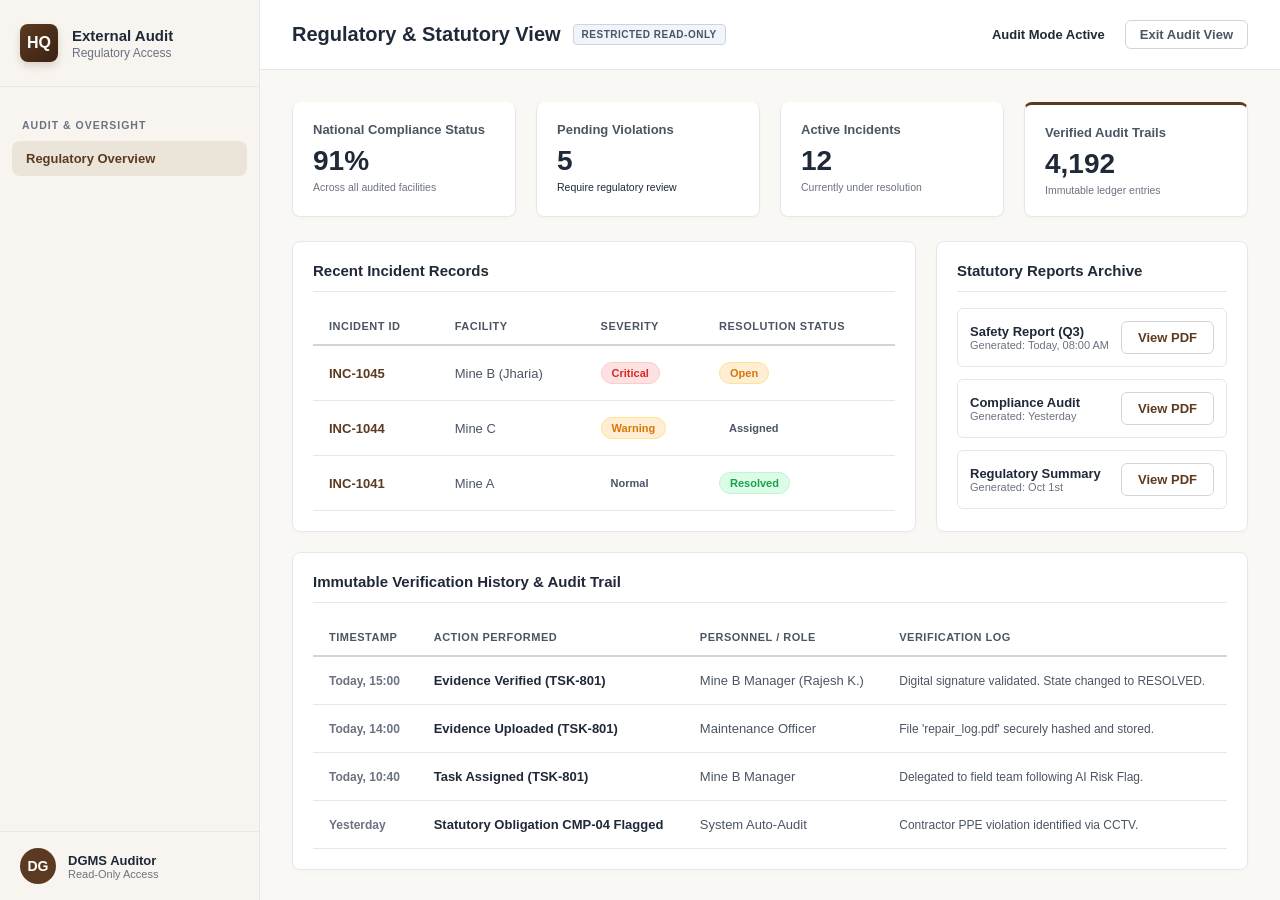
<file: regulatory.html>
<!DOCTYPE html>
<html lang="en">

<head>
    <meta charset="UTF-8">
    <meta name="viewport" content="width=device-width, initial-scale=1.0">
    <title>HQ Command | Regulatory View</title>
    <link rel="stylesheet" href="css/global.css">
    <link rel="stylesheet" href="css/hq-dashboard.css">
    <style>
        .badge-readonly {
            background-color: #F1F5F9;
            color: #475569;
            border: 1px solid #CBD5E1;
            padding: 4px 8px;
            border-radius: 4px;
            font-size: 10px;
            font-weight: 700;
            letter-spacing: 0.5px;
        }
    </style>
</head>

<body>
    <div class="web-layout">
        <!-- Persistent Sidebar (Restricted) -->
        <aside class="sidebar">
            <div class="sidebar-header">
                <div class="logo">HQ</div>
                <div class="mine-info">
                    <span class="mine-name" id="display-org">External Audit</span>
                    <span class="mine-id">Regulatory Access</span>
                </div>
            </div>
            <nav class="sidebar-nav">
                <!-- Hardcoded Restricted Sidebar for Regulator -->
                <div class="nav-section-title">AUDIT & OVERSIGHT</div>
                <a href="#" class="nav-item active">Regulatory Overview</a>
            </nav>
            <div class="sidebar-profile">
                <!-- Added color: white and text alignment to make 'DG' visible -->
                <div class="profile-avatar"
                    style="background: var(--brand-brown); color: white; display: flex; align-items: center; justify-content: center; font-weight: bold; font-size: 14px;">
                    DG
                </div>
                <div class="profile-details">
                    <span class="profile-name">DGMS Auditor</span>
                    <span class="profile-role">Read-Only Access</span>
                </div>
            </div>
        </aside>

        <!-- Main Content Area -->
        <main class="main-content">
            <header class="top-header" style="justify-content: space-between;">
                <div class="header-title" style="display: flex; align-items: center; gap: 12px;">
                    <h1>Regulatory & Statutory View</h1>
                    <span class="badge-readonly">RESTRICTED READ-ONLY</span>
                </div>
                <div class="header-user" style="display: flex; align-items: center; gap: 20px;">
                    <div class="system-status" style="color: var(--warning-orange); font-weight: 600;">
                        <span class="status-dot orange" style="background-color: var(--warning-orange);"></span> Audit
                        Mode Active
                    </div>
                    <button id="logout-btn" class="btn-filter" onclick="window.location.href='index.html'">Exit Audit
                        View</button>
                </div>
            </header>

            <div class="content-area">

                <!-- 1. COMPLIANCE STATUS KPIs -->
                <div class="kpi-grid" style="grid-template-columns: repeat(4, 1fr); margin-bottom: 24px;">
                    <div class="kpi-card" style="border-top: 3px solid var(--success-green);">
                        <div class="kpi-title">National Compliance Status</div>
                        <div class="kpi-value" style="color: var(--success-green);">91%</div>
                        <div style="font-size:10.5px; color:var(--text-muted); margin-top:4px;">Across all audited
                            facilities</div>
                    </div>
                    <div class="kpi-card" style="border-top: 3px solid var(--critical-red);">
                        <div class="kpi-title">Pending Violations</div>
                        <div class="kpi-value" style="color: var(--critical-red);">5</div>
                        <div style="font-size:10.5px; color:var(--critical-red); margin-top:4px;">Require regulatory
                            review</div>
                    </div>
                    <div class="kpi-card" style="border-top: 3px solid var(--warning-orange);">
                        <div class="kpi-title">Active Incidents</div>
                        <div class="kpi-value">12</div>
                        <div style="font-size:10.5px; color:var(--text-muted); margin-top:4px;">Currently under
                            resolution</div>
                    </div>
                    <div class="kpi-card" style="border-top: 3px solid var(--brand-brown);">
                        <div class="kpi-title">Verified Audit Trails</div>
                        <div class="kpi-value">4,192</div>
                        <div style="font-size:10.5px; color:var(--text-muted); margin-top:4px;">Immutable ledger entries
                        </div>
                    </div>
                </div>

                <div style="display: grid; grid-template-columns: 2fr 1fr; gap: 20px; margin-bottom: 20px;">

                    <!-- 2. INCIDENT RECORDS -->
                    <div class="panel">
                        <div class="panel-header">Recent Incident Records</div>
                        <table class="data-table" style="margin-top: 10px;">
                            <thead>
                                <tr>
                                    <th>Incident ID</th>
                                    <th>Facility</th>
                                    <th>Severity</th>
                                    <th>Resolution Status</th>
                                </tr>
                            </thead>
                            <tbody id="reg-incidents-tbody">
                                <!-- Populated by JS -->
                            </tbody>
                        </table>
                    </div>

                    <!-- 3. REPORTS VAULT -->
                    <div class="panel">
                        <div class="panel-header">Statutory Reports Archive</div>
                        <div style="display: flex; flex-direction: column; gap: 12px; margin-top: 16px;">
                            <div
                                style="display: flex; justify-content: space-between; align-items: center; padding: 12px; background: var(--bg-card); border: 1px solid var(--border-light); border-radius: 6px;">
                                <div>
                                    <div style="font-size: 13px; font-weight: 600; color: var(--text-primary);">Safety
                                        Report (Q3)</div>
                                    <div style="font-size: 11px; color: var(--text-muted);">Generated: Today, 08:00 AM
                                    </div>
                                </div>
                                <button class="btn-text btn-view-report">View PDF</button>
                            </div>
                            <div
                                style="display: flex; justify-content: space-between; align-items: center; padding: 12px; background: var(--bg-card); border: 1px solid var(--border-light); border-radius: 6px;">
                                <div>
                                    <div style="font-size: 13px; font-weight: 600; color: var(--text-primary);">
                                        Compliance Audit</div>
                                    <div style="font-size: 11px; color: var(--text-muted);">Generated: Yesterday</div>
                                </div>
                                <button class="btn-text btn-view-report">View PDF</button>
                            </div>
                            <div
                                style="display: flex; justify-content: space-between; align-items: center; padding: 12px; background: var(--bg-card); border: 1px solid var(--border-light); border-radius: 6px;">
                                <div>
                                    <div style="font-size: 13px; font-weight: 600; color: var(--text-primary);">
                                        Regulatory Summary</div>
                                    <div style="font-size: 11px; color: var(--text-muted);">Generated: Oct 1st</div>
                                </div>
                                <button class="btn-text btn-view-report">View PDF</button>
                            </div>
                        </div>
                    </div>
                </div>

                <!-- 4. SYSTEM AUDIT TRAIL -->
                <div class="panel">
                    <div class="panel-header">Immutable Verification History & Audit Trail</div>
                    <table class="data-table" style="margin-top: 10px;">
                        <thead>
                            <tr>
                                <th>Timestamp</th>
                                <th>Action Performed</th>
                                <th>Personnel / Role</th>
                                <th>Verification Log</th>
                            </tr>
                        </thead>
                        <tbody id="reg-audit-tbody">
                            <!-- Populated by JS -->
                        </tbody>
                    </table>
                </div>

            </div>
        </main>
    </div>

    <script src="js/regulatory.js"></script>
</body>

</html>
</file>
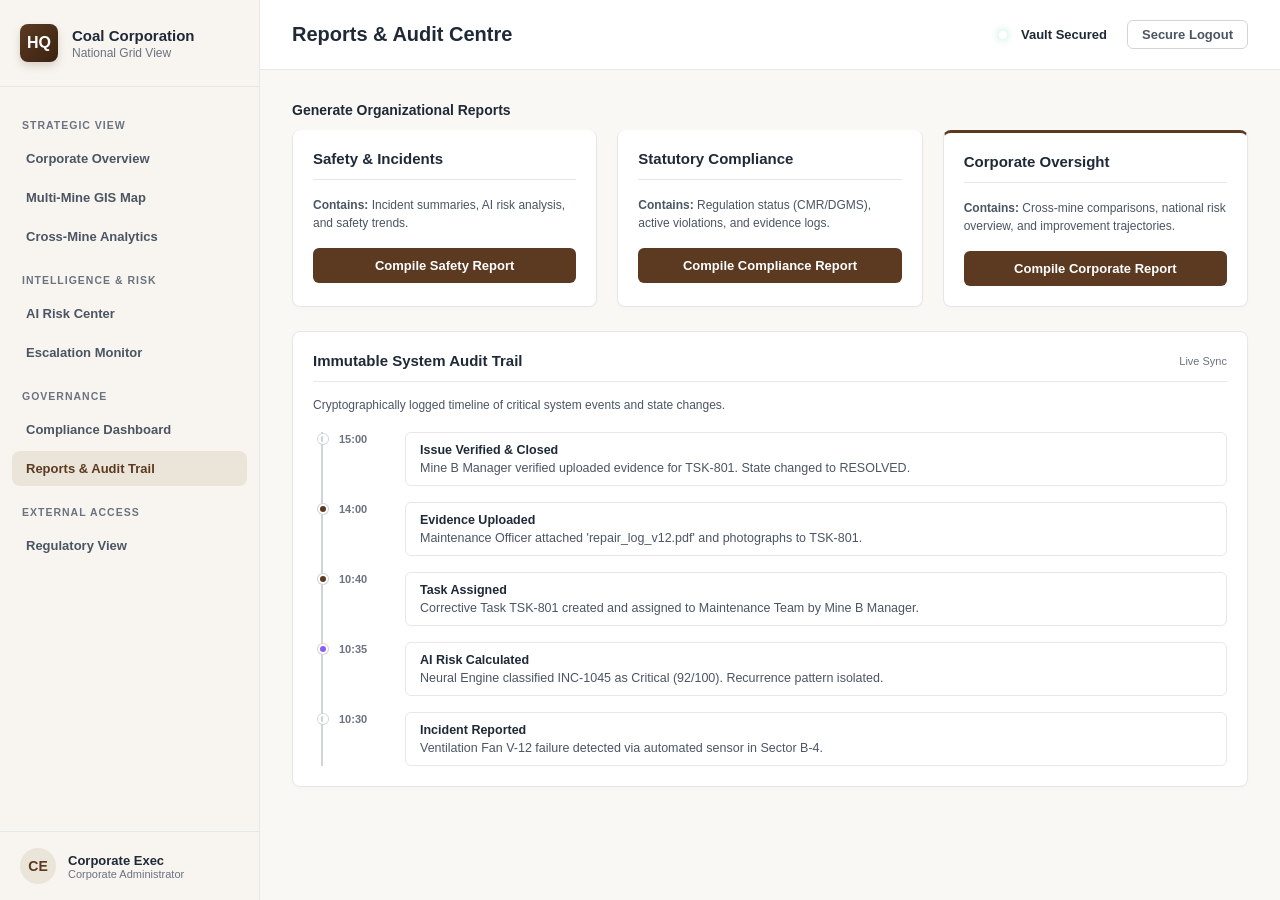
<file: reports.html>
<!DOCTYPE html>
<html lang="en">

<head>
    <meta charset="UTF-8">
    <meta name="viewport" content="width=device-width, initial-scale=1.0">
    <title>HQ Command | Reports & Audit Centre</title>
    <link rel="stylesheet" href="css/global.css">
    <link rel="stylesheet" href="css/hq-dashboard.css">
</head>

<body>
    <div class="web-layout">
        <!-- Persistent Sidebar -->
        <aside class="sidebar">
            <div class="sidebar-header">
                <div class="logo">HQ</div>
                <div class="mine-info">
                    <span class="mine-name" id="display-org">Loading...</span>
                    <span class="mine-id">National Grid View</span>
                </div>
            </div>
            <nav class="sidebar-nav"></nav>
            <div class="sidebar-profile">
                <div class="profile-avatar" id="hq-avatar">HQ</div>
                <div class="profile-details">
                    <span class="profile-name" id="user-name">User</span>
                    <span class="profile-role" id="user-title">Role</span>
                </div>
            </div>
        </aside>

        <!-- Main Content Area -->
        <main class="main-content">
            <header class="top-header" style="justify-content: space-between;">
                <div class="header-title">
                    <h1>Reports & Audit Centre</h1>
                </div>
                <div class="header-user" style="display: flex; align-items: center; gap: 20px;">
                    <div class="system-status" style="color: var(--success-green); font-weight: 600;">
                        <span class="status-dot green" style="background-color: var(--success-green);"></span> Vault
                        Secured
                    </div>
                    <button id="logout-btn" class="btn-filter">Secure Logout</button>
                </div>
            </header>

            <div class="content-area">
                <!-- Report Generation Engines -->
                <h3 style="font-size: 14px; color: var(--text-primary); margin-bottom: 12px;">Generate Organizational
                    Reports</h3>

                <div class="kpi-grid" style="grid-template-columns: repeat(3, 1fr); gap: 20px; margin-bottom: 24px;">

                    <!-- Safety Reports -->
                    <div class="panel" style="border-top: 3px solid var(--warning-orange);">
                        <div class="panel-header">Safety & Incidents</div>
                        <p
                            style="font-size: 12px; color: var(--text-secondary); margin: 10px 0 16px 0; line-height: 1.5;">
                            <strong>Contains:</strong> Incident summaries, AI risk analysis, and safety trends.
                        </p>
                        <button class="btn-action btn-generate" style="width: 100%;" data-type="Safety">Compile Safety
                            Report</button>
                    </div>

                    <!-- Compliance Reports -->
                    <div class="panel" style="border-top: 3px solid var(--success-green);">
                        <div class="panel-header">Statutory Compliance</div>
                        <p
                            style="font-size: 12px; color: var(--text-secondary); margin: 10px 0 16px 0; line-height: 1.5;">
                            <strong>Contains:</strong> Regulation status (CMR/DGMS), active violations, and evidence
                            logs.
                        </p>
                        <button class="btn-action btn-generate" style="width: 100%;" data-type="Compliance">Compile
                            Compliance Report</button>
                    </div>

                    <!-- Corporate Reports -->
                    <div class="panel" style="border-top: 3px solid var(--brand-brown);">
                        <div class="panel-header">Corporate Oversight</div>
                        <p
                            style="font-size: 12px; color: var(--text-secondary); margin: 10px 0 16px 0; line-height: 1.5;">
                            <strong>Contains:</strong> Cross-mine comparisons, national risk overview, and improvement
                            trajectories.
                        </p>
                        <button class="btn-action btn-generate" style="width: 100%;" data-type="Corporate">Compile
                            Corporate Report</button>
                    </div>

                </div>

                <!-- Global Audit Trail -->
                <div class="panel">
                    <div class="panel-header"
                        style="display: flex; justify-content: space-between; align-items: center;">
                        <span>Immutable System Audit Trail</span>
                        <div style="font-size: 11px; font-weight: normal; color: var(--text-muted);">Live Sync</div>
                    </div>
                    <p style="font-size: 12px; color: var(--text-secondary); margin: 8px 0 20px 0;">
                        Cryptographically logged timeline of critical system events and state changes.
                    </p>

                    <div class="audit-timeline" id="audit-timeline">
                        <!-- Populated by JS -->
                    </div>
                </div>

            </div>
        </main>
    </div>

    <script src="js/hq.js"></script>
    <script src="js/reports.js"></script>
</body>

</html>
</file>
<file: css/global.css>
:root {
    --brand-brown: #5C3A21;
    --brand-brown-dark: #3A2211;
    --bg-surface: #F8F5F0;
    --bg-page: #FAF8F5;
    --text-primary: #1F2937;
    --text-secondary: #4B5563;
    --text-muted: #6B7280;
    --border-light: #E5E7EB;
    --border-medium: #D1D5DB;
    --radius-sm: 6px;
    --radius-md: 8px;
    --radius-lg: 12px;
    --font-sans: 'Inter', -apple-system, BlinkMacSystemFont, "Segoe UI", Roboto, sans-serif;
}

* {
    margin: 0;
    padding: 0;
    box-sizing: border-box;
}

body {
    font-family: var(--font-sans);
    background-color: var(--bg-page);
    color: var(--text-primary);
}
</file>
<file: css/hq-login.css>
/* --- HQ ENTERPRISE FULL-SCREEN LOGIN --- */
.hq-login-bg {
    margin: 0;
    padding: 0;
    height: 100vh;
    overflow: hidden;
    background-color: var(--bg-surface);
}

.login-wrapper {
    display: flex;
    width: 100vw;
    height: 100vh;
    background-color: #FFFFFF;
    border-radius: 0;
    border: none;
    box-shadow: none;
}

/* Left Side: Dark Branding Panel */
.login-branding {
    flex: 1;
    background: linear-gradient(135deg, #1A1A1A, #2D241E);
    color: #FFFFFF;
    padding: 10% 8%;
    display: flex;
    flex-direction: column;
    justify-content: center;
    align-items: flex-start;
}

.hq-logo-large {
    width: 72px;
    height: 72px;
    background: linear-gradient(135deg, var(--brand-brown), var(--brand-brown-dark));
    color: #FFFFFF;
    font-weight: 800;
    font-size: 28px;
    display: flex;
    align-items: center;
    justify-content: center;
    border-radius: var(--radius-md);
    margin-bottom: 30px;
    box-shadow: 0 4px 12px rgba(92, 58, 33, 0.4);
}

.login-branding h1 {
    font-size: 36px;
    line-height: 1.2;
    margin-bottom: 20px;
    font-weight: 700;
    letter-spacing: -0.5px;
}

.login-branding p {
    color: rgba(255, 255, 255, 0.7);
    font-size: 16px;
    line-height: 1.6;
    max-width: 480px;
}

/* Right Side: Form Panel */
.login-form-container {
    flex: 1.2;
    padding: 10% 8%;
    display: flex;
    flex-direction: column;
    justify-content: center;
    align-items: center;
}

/* Constrains form width so it doesn't stretch awkwardly */
.login-header, .login-form, .login-footer {
    width: 100%;
    max-width: 420px;
}

.login-header {
    margin-bottom: 40px;
}

.login-header h2 {
    font-size: 26px;
    color: var(--text-primary);
    margin-bottom: 8px;
}

.login-header p {
    font-size: 13px;
    color: var(--text-muted);
    text-transform: uppercase;
    letter-spacing: 0.5px;
    font-weight: 600;
}

.form-row {
    display: flex;
    gap: 16px;
}

.form-row .form-group {
    flex: 1;
}

.form-group {
    margin-bottom: 24px;
}

.form-group label {
    display: block;
    font-size: 11.5px;
    font-weight: 700;
    color: var(--text-secondary);
    margin-bottom: 8px;
    text-transform: uppercase;
    letter-spacing: 0.5px;
}

.form-group input, .form-group select {
    width: 100%;
    padding: 14px 16px;
    border: 1px solid var(--border-medium);
    border-radius: var(--radius-sm);
    font-size: 15px;
    font-family: var(--font-sans);
    background-color: var(--bg-page);
    color: var(--text-primary);
    transition: border-color 0.2s ease;
}

.form-group input:focus, .form-group select:focus {
    outline: none;
    border-color: var(--brand-brown);
    background-color: #FFFFFF;
    box-shadow: 0 0 0 3px rgba(92, 58, 33, 0.1);
}

.btn-hq-auth {
    width: 100%;
    padding: 16px;
    background-color: var(--brand-brown);
    color: #FFFFFF;
    border: none;
    border-radius: var(--radius-sm);
    font-size: 15px;
    font-weight: 700;
    cursor: pointer;
    text-transform: uppercase;
    letter-spacing: 1px;
    margin-top: 10px;
    transition: background-color 0.2s ease;
}

.btn-hq-auth:hover {
    background-color: var(--brand-brown-dark);
}

.error-banner {
    background-color: #FEE2E2;
    color: #DC2626;
    padding: 14px;
    border-radius: var(--radius-sm);
    font-size: 14px;
    font-weight: 600;
    margin-bottom: 24px;
    text-align: center;
    border: 1px solid #FECACA;
}

.login-footer {
    text-align: center;
    margin-top: 30px;
    font-size: 12px;
    color: var(--text-muted);
}
</file>
<file: css/hq-dashboard.css>
/* --- HQ DASHBOARD LAYOUT --- */
.web-layout { display: flex; height: 100vh; overflow: hidden; }

/* Sidebar */
.sidebar { width: 260px; background-color: var(--bg-surface); border-right: 1px solid var(--border-light); display: flex; flex-direction: column; }
.sidebar-header { padding: 24px 20px; display: flex; align-items: center; gap: 14px; border-bottom: 1px solid var(--border-light); background-color: var(--bg-card); }
.logo { width: 38px; height: 38px; background: linear-gradient(135deg, var(--brand-brown), var(--brand-brown-dark)); color: #FFFFFF; font-weight: 700; display: flex; align-items: center; justify-content: center; border-radius: var(--radius-md); box-shadow: 0 4px 8px rgba(92, 58, 33, 0.2); }
.mine-info { display: flex; flex-direction: column; }
.mine-name { font-weight: 700; font-size: 15px; color: var(--text-primary); }
.mine-id { font-size: 12px; color: var(--text-muted); font-weight: 500; margin-top: 2px; }

.sidebar-nav { padding: 16px 12px; flex: 1; overflow-y: auto; display: flex; flex-direction: column; gap: 4px; }
.nav-section-title { font-size: 10.5px; text-transform: uppercase; font-weight: 700; color: var(--text-muted); letter-spacing: 1px; margin: 16px 0 6px 10px; }
.nav-item { display: block; padding: 10px 14px; color: var(--text-secondary); text-decoration: none; font-weight: 600; font-size: 13px; border-radius: var(--radius-md); }
.nav-item:hover { background-color: var(--border-light); color: var(--text-primary); }
.nav-item.active { background-color: #EBE5D9; color: var(--brand-brown); font-weight: 700; }

.sidebar-profile { padding: 16px 20px; border-top: 1px solid var(--border-light); display: flex; align-items: center; gap: 12px; }
.profile-avatar { width: 36px; height: 36px; border-radius: 50%; background-color: #EBE5D9; color: var(--brand-brown); display: flex; align-items: center; justify-content: center; font-weight: 700; font-size: 14px; }
.profile-details { display: flex; flex-direction: column; overflow: hidden; }
.profile-name { font-weight: 700; font-size: 13px; color: var(--text-primary); }
.profile-role { font-size: 11px; color: var(--text-muted); }

/* Main Content area */
.main-content { flex: 1; display: flex; flex-direction: column; background-color: var(--bg-page); overflow: hidden; }
.top-header { display: flex; justify-content: space-between; align-items: center; padding: 20px 32px; background-color: #FFFFFF; border-bottom: 1px solid var(--border-light); }
.header-title h1 { font-size: 20px; font-weight: 700; color: var(--text-primary); }
.header-user { display: flex; align-items: center; gap: 24px; }
.system-status { display: flex; align-items: center; gap: 8px; font-size: 13px; font-weight: 600; color: var(--text-secondary); }
.status-dot { width: 8px; height: 8px; border-radius: 50%; }
.status-dot.green { background-color: #10B981; box-shadow: 0 0 8px rgba(16, 185, 129, 0.4); }
.btn-logout { background: transparent; border: 1px solid var(--border-medium); padding: 8px 16px; border-radius: var(--radius-sm); font-size: 13px; font-weight: 600; cursor: pointer; }

/* Grids & Panels */
.content-area { padding: 32px; overflow-y: auto; flex: 1; }
.kpi-grid { display: grid; grid-template-columns: repeat(4, 1fr); gap: 20px; margin-bottom: 24px; }
.kpi-card { background-color: #FFFFFF; padding: 20px; border-radius: var(--radius-md); border: 1px solid var(--border-light); box-shadow: 0 2px 4px rgba(0,0,0,0.02); }
.kpi-title { font-size: 13px; color: var(--text-secondary); font-weight: 600; margin-bottom: 8px; }
.kpi-value { font-size: 28px; font-weight: 800; color: var(--text-primary); }
.kpi-subtitle { font-size: 10.5px; color: var(--text-muted); margin-top: 6px; }

.dashboard-panels { display: grid; grid-template-columns: repeat(2, 1fr); gap: 20px; }
.span-full { grid-column: 1 / -1; }
.panel { background-color: #FFFFFF; border-radius: var(--radius-md); border: 1px solid var(--border-light); padding: 20px; box-shadow: 0 2px 4px rgba(0,0,0,0.02); }
.panel-header { font-size: 15px; font-weight: 700; color: var(--text-primary); margin-bottom: 16px; border-bottom: 1px solid var(--border-light); padding-bottom: 12px; }

/* AI Panel */
.ai-panel { background: linear-gradient(to right, #FFF7ED, #FFFFFF); border: 1px solid #FFEDD5; }
.btn-action { background-color: var(--brand-brown); color: #FFFFFF; border: none; padding: 10px 18px; border-radius: var(--radius-sm); font-weight: 600; font-size: 13px; cursor: pointer; }

/* Tables & Badges */
.data-table { width: 100%; border-collapse: collapse; font-size: 13px; }
.data-table th { text-align: left; padding: 12px 16px; color: var(--text-muted); font-weight: 600; font-size: 11.5px; text-transform: uppercase; border-bottom: 1px solid var(--border-light); }
.data-table td { padding: 14px 16px; border-bottom: 1px solid var(--border-light); color: var(--text-secondary); }
.row-highlight { background-color: #EBE5D9 !important; }
.link-text { font-weight: 700; color: var(--brand-brown); cursor: pointer; text-decoration: underline; }

.badge { padding: 4px 10px; border-radius: 20px; font-size: 11px; font-weight: 700; display: inline-block; }
.badge-success { background-color: #DCFCE7; color: #16A34A; border: 1px solid #BBF7D0; }
.badge-warning { background-color: #FFEDD5; color: #D97706; border: 1px solid #FDE68A; }
.badge-critical { background-color: #FEE2E2; color: #DC2626; border: 1px solid #FECACA; }
/* --- APPENDED: HQ GIS MAP INTERFACE --- */
.map-interface {
    display: flex;
    height: calc(100vh - 73px); /* Subtracts header height */
    width: 100%;
    background-color: #EAE6DF; /* Subdued map ground color */
    position: relative;
    overflow: hidden;
}

/* Map Canvas */
.hq-map-container {
    flex: 1;
    position: relative;
    background-image: radial-gradient(#D1C9BE 1px, transparent 1px);
    background-size: 30px 30px;
}

/* Map Markers */
.map-pin {
    position: absolute;
    display: flex;
    flex-direction: column;
    align-items: center;
    cursor: pointer;
    z-index: 10;
    transform: translate(-50%, -50%);
    transition: transform 0.2s ease;
}
.map-pin:hover {
    transform: translate(-50%, -50%) scale(1.1);
    z-index: 20;
}

.pin-dot {
    width: 18px;
    height: 18px;
    border-radius: 50%;
    border: 3px solid #FFFFFF;
    box-shadow: 0 4px 8px rgba(0,0,0,0.3);
    position: relative;
    z-index: 2;
}

.pin-label {
    margin-top: 8px;
    background-color: rgba(255, 255, 255, 0.9);
    padding: 4px 8px;
    border-radius: 4px;
    font-size: 11px;
    font-weight: 700;
    color: var(--text-primary);
    box-shadow: 0 2px 4px rgba(0,0,0,0.1);
    white-space: nowrap;
    border: 1px solid var(--border-light);
}

/* Marker Status Colors */
.pin-safe .pin-dot { background-color: #10B981; }
.pin-warning .pin-dot { background-color: #F59E0B; }
.pin-critical .pin-dot { background-color: #EF4444; }

/* Radar Pulse Animation for Critical Mines */
.pin-pulse {
    position: absolute;
    top: 50%;
    left: 50%;
    transform: translate(-50%, -50%);
    width: 40px;
    height: 40px;
    background-color: rgba(239, 68, 68, 0.4);
    border-radius: 50%;
    z-index: 1;
    animation: radarPulse 2s infinite ease-out;
}

@keyframes radarPulse {
    0% { transform: translate(-50%, -50%) scale(0.5); opacity: 1; }
    100% { transform: translate(-50%, -50%) scale(2.5); opacity: 0; }
}

/* Interactive Side Panel */
.hq-map-panel {
    width: 340px;
    background-color: #FFFFFF;
    border-left: 1px solid var(--border-medium);
    box-shadow: -4px 0 15px rgba(0,0,0,0.05);
    z-index: 30;
    display: flex;
    flex-direction: column;
}

.panel-placeholder {
    padding: 40px 30px;
    text-align: center;
    color: var(--text-muted);
    font-size: 13px;
    line-height: 1.6;
    display: flex;
    flex-direction: column;
    align-items: center;
    justify-content: center;
    height: 100%;
}

.panel-content {
    padding: 24px;
    height: 100%;
    background-color: var(--bg-page);
}

.info-grid {
    display: grid;
    grid-template-columns: 1fr 1fr;
    gap: 16px;
}
.info-item { display: flex; flex-direction: column; }
.info-label { font-size: 11px; color: var(--text-muted); text-transform: uppercase; font-weight: 700; margin-bottom: 4px; }
.info-value { font-size: 18px; color: var(--text-primary); font-weight: 700; }
/* --- APPENDED: LEAFLET GIS MAP CUSTOM STYLES --- */
.leaflet-container {
    background-color: #f8f9fa;
    font-family: var(--font-sans);
}

/* Custom DivIcons replacing default blue pins */
.custom-leaflet-marker {
    display: flex;
    justify-content: center;
    align-items: center;
}

.map-dot-safe { width: 16px; height: 16px; background-color: #10B981; border-radius: 50%; border: 3px solid #FFFFFF; box-shadow: 0 3px 6px rgba(0,0,0,0.3); }
.map-dot-warning { width: 16px; height: 16px; background-color: #F59E0B; border-radius: 50%; border: 3px solid #FFFFFF; box-shadow: 0 3px 6px rgba(0,0,0,0.3); }
.map-dot-critical { width: 16px; height: 16px; background-color: #EF4444; border-radius: 50%; border: 3px solid #FFFFFF; box-shadow: 0 3px 6px rgba(0,0,0,0.3); position: relative; }

/* Keep the radar pulse for critical markers */
.map-dot-critical::after {
    content: '';
    position: absolute;
    top: 50%; left: 50%;
    transform: translate(-50%, -50%);
    width: 36px; height: 36px;
    background-color: rgba(239, 68, 68, 0.4);
    border-radius: 50%;
    animation: radarPulseGIS 2s infinite ease-out;
}

@keyframes radarPulseGIS {
    0% { width: 10px; height: 10px; opacity: 1; }
    100% { width: 50px; height: 50px; opacity: 0; }
}

/* Minimalist popups */
.leaflet-popup-content-wrapper {
    border-radius: var(--radius-sm);
    box-shadow: 0 10px 25px rgba(0,0,0,0.1);
}
.leaflet-popup-content {
    margin: 12px 14px;
    font-size: 13px;
    font-weight: 700;
    color: var(--text-primary);
}
/* --- APPENDED: CROSS-MINE CHART FIX --- */
.bar-group {
    height: 100% !important;
    justify-content: flex-end !important;
}
/* --- APPENDED: AI RISK SCREEN POLISH --- */

/* 1. Fix "Secure Logout" Button */
#logout-btn {
    background: transparent;
    border: 1px solid var(--border-medium);
    color: var(--text-secondary);
    padding: 6px 14px;
    border-radius: 6px;
    font-size: 13px;
    font-weight: 600;
    cursor: pointer;
    transition: all 0.2s ease;
}
#logout-btn:hover {
    background: var(--bg-card);
    border-color: var(--text-primary);
}

/* 2. Fix "Enforce Immediate Audit" Button (Red Action) */
.ai-risk-card .btn-action {
    background-color: var(--critical-red) !important;
    color: #FFFFFF !important;
    border: none !important;
    padding: 10px 16px;
    border-radius: 6px;
    font-weight: 600;
    font-size: 13px;
    cursor: pointer;
    transition: opacity 0.2s;
}
.ai-risk-card .btn-action:hover {
    opacity: 0.9;
}

/* 3. Fix "Review Operations" Button (Orange Outline) */
.ai-risk-card .btn-text {
    background-color: transparent !important;
    color: var(--warning-orange) !important;
    border: 1px solid var(--warning-orange) !important;
    padding: 10px 16px;
    border-radius: 6px;
    font-weight: 600;
    font-size: 13px;
    cursor: pointer;
    transition: background-color 0.2s;
}
.ai-risk-card .btn-text:hover {
    background-color: rgba(234, 88, 12, 0.05) !important;
}

/* 4. Fix "Generate Preventive Work Order" Button */
.panel .btn-text {
    background-color: transparent;
    color: var(--brand-brown);
    border: 1px solid var(--border-medium);
    padding: 8px 16px;
    border-radius: 6px;
    font-weight: 600;
    font-size: 13px;
    cursor: pointer;
    transition: all 0.2s;
}
.panel .btn-text:hover {
    border-color: var(--brand-brown);
    background-color: rgba(87, 75, 63, 0.05);
}

/* 5. Fix "AI Engine Online" Status Dot */
.status-dot {
    display: inline-block;
    width: 8px;
    height: 8px;
    border-radius: 50%;
    margin-right: 6px;
}
.status-dot.green {
    background-color: var(--success-green) !important;
}
/* --- FIX: AI RISK CRITICAL BUTTON VISIBILITY --- */
.ai-risk-card .btn-action {
    background-color: #DC2626 !important; /* Force strong red */
    color: #FFFFFF !important; /* Force white text */
    border: none !important;
    padding: 10px 16px !important;
    border-radius: 6px !important;
    font-weight: 700 !important;
    font-size: 13px !important;
    cursor: pointer !important;
    transition: background-color 0.2s ease !important;
}

.ai-risk-card .btn-action:hover {
    background-color: #B91C1C !important; /* Darker red on hover */
}
/* --- APPENDED: ESCALATION FLOW TRACKER --- */
.flow-tracker {
    display: flex;
    align-items: center;
    gap: 4px;
    font-size: 10px;
    font-weight: 700;
    text-transform: uppercase;
}

.flow-step {
    padding: 4px 8px;
    border-radius: 4px;
    background-color: var(--bg-page);
    color: var(--text-muted);
    border: 1px solid var(--border-medium);
}

.flow-step.active {
    background-color: #FEF2F2;
    color: var(--critical-red);
    border-color: #FCA5A5;
}

.flow-arrow {
    color: var(--text-muted);
    font-size: 12px;
}
/* --- ESCALATION MODULE UI POLISH --- */

/* Fix the ugly default HTML filter buttons */
#esc-filter-group .btn-filter {
    background: transparent;
    border: 1px solid var(--border-medium);
    color: var(--text-secondary);
    padding: 8px 16px;
    border-radius: 6px;
    font-size: 13px;
    font-weight: 600;
    cursor: pointer;
    transition: all 0.2s ease;
}
#esc-filter-group .btn-filter:hover {
    border-color: var(--brand-brown);
    color: var(--text-primary);
    background: rgba(87, 75, 63, 0.05);
}
#esc-filter-group .btn-filter.active {
    background: var(--brand-brown);
    color: #FFFFFF;
    border-color: var(--brand-brown);
}

/* Fix Table Typography and Alignment */
.data-table th {
    background: var(--bg-card);
    color: var(--text-secondary);
    font-size: 11px;
    text-transform: uppercase;
    letter-spacing: 0.5px;
    border-bottom: 2px solid var(--border-medium);
    padding: 12px 16px;
    text-align: left;
}
.data-table td {
    padding: 16px;
    font-size: 13px;
    border-bottom: 1px solid var(--border-light);
    vertical-align: middle;
}

/* Force the Intervene button to look bold and modern */
.btn-intervene {
    background-color: #DC2626 !important; /* var(--critical-red) */
    color: #ffffff !important;
    border: none !important;
    padding: 8px 16px !important;
    border-radius: 6px !important;
    font-weight: 700 !important;
    font-size: 12px !important;
    cursor: pointer;
    transition: opacity 0.2s;
    text-transform: uppercase;
}
.btn-intervene:hover {
    opacity: 0.9;
}
/* --- APPENDED: COMPLIANCE HEATMAP STYLES --- */
.heatmap-container {
    display: grid;
    grid-template-columns: repeat(3, 1fr);
    gap: 10px;
}

.heatmap-node {
    padding: 12px 10px;
    border-radius: 6px;
    border: 1px solid var(--border-medium);
    text-align: center;
    cursor: pointer;
    transition: transform 0.2s, box-shadow 0.2s;
}

.heatmap-node:hover {
    transform: translateY(-2px);
    box-shadow: 0 4px 8px rgba(0,0,0,0.05);
}

.heatmap-node .node-title {
    font-size: 13px;
    font-weight: 700;
    color: var(--text-primary);
    margin-bottom: 4px;
}

.heatmap-node .node-score {
    font-size: 16px;
    font-weight: 800;
}

/* Heatmap Status States */
.heatmap-node.status-strong {
    background-color: #ECFDF5;
    border-color: #34D399;
}
.heatmap-node.status-strong .node-score { color: #059669; }

.heatmap-node.status-pending {
    background-color: #FFF7ED;
    border-color: #FBBF24;
}
.heatmap-node.status-pending .node-score { color: #D97706; }

.heatmap-node.status-critical {
    background-color: #FEF2F2;
    border-color: #F87171;
}
.heatmap-node.status-critical .node-score { color: #DC2626; }
/* --- APPENDED: AUDIT TIMELINE STYLES --- */
.audit-timeline {
    position: relative;
    padding-left: 16px;
    margin-left: 8px;
    border-left: 2px solid var(--border-medium);
    display: flex;
    flex-direction: column;
    gap: 16px;
}

.timeline-item {
    position: relative;
    display: flex;
    align-items: flex-start;
    gap: 16px;
}

.timeline-marker {
    position: absolute;
    left: -21px; /* Center on the border */
    top: 2px;
    width: 10px;
    height: 10px;
    border-radius: 50%;
    background-color: var(--brand-brown);
    border: 2px solid #FFFFFF;
    box-shadow: 0 0 0 1px var(--border-medium);
}

.timeline-item.critical .timeline-marker { background-color: var(--critical-red); }
.timeline-item.success .timeline-marker { background-color: var(--success-green); }
.timeline-item.ai .timeline-marker { background-color: #8B5CF6; /* Purple for AI */ }

.timeline-time {
    font-size: 11px;
    font-weight: 700;
    color: var(--text-muted);
    min-width: 50px;
    padding-top: 1px;
}

.timeline-content {
    background: var(--bg-card);
    border: 1px solid var(--border-light);
    border-radius: 6px;
    padding: 10px 14px;
    width: 100%;
    font-size: 12.5px;
}

.timeline-content strong {
    color: var(--text-primary);
    display: block;
    margin-bottom: 4px;
}

.timeline-content span {
    color: var(--text-secondary);
}
</file>
